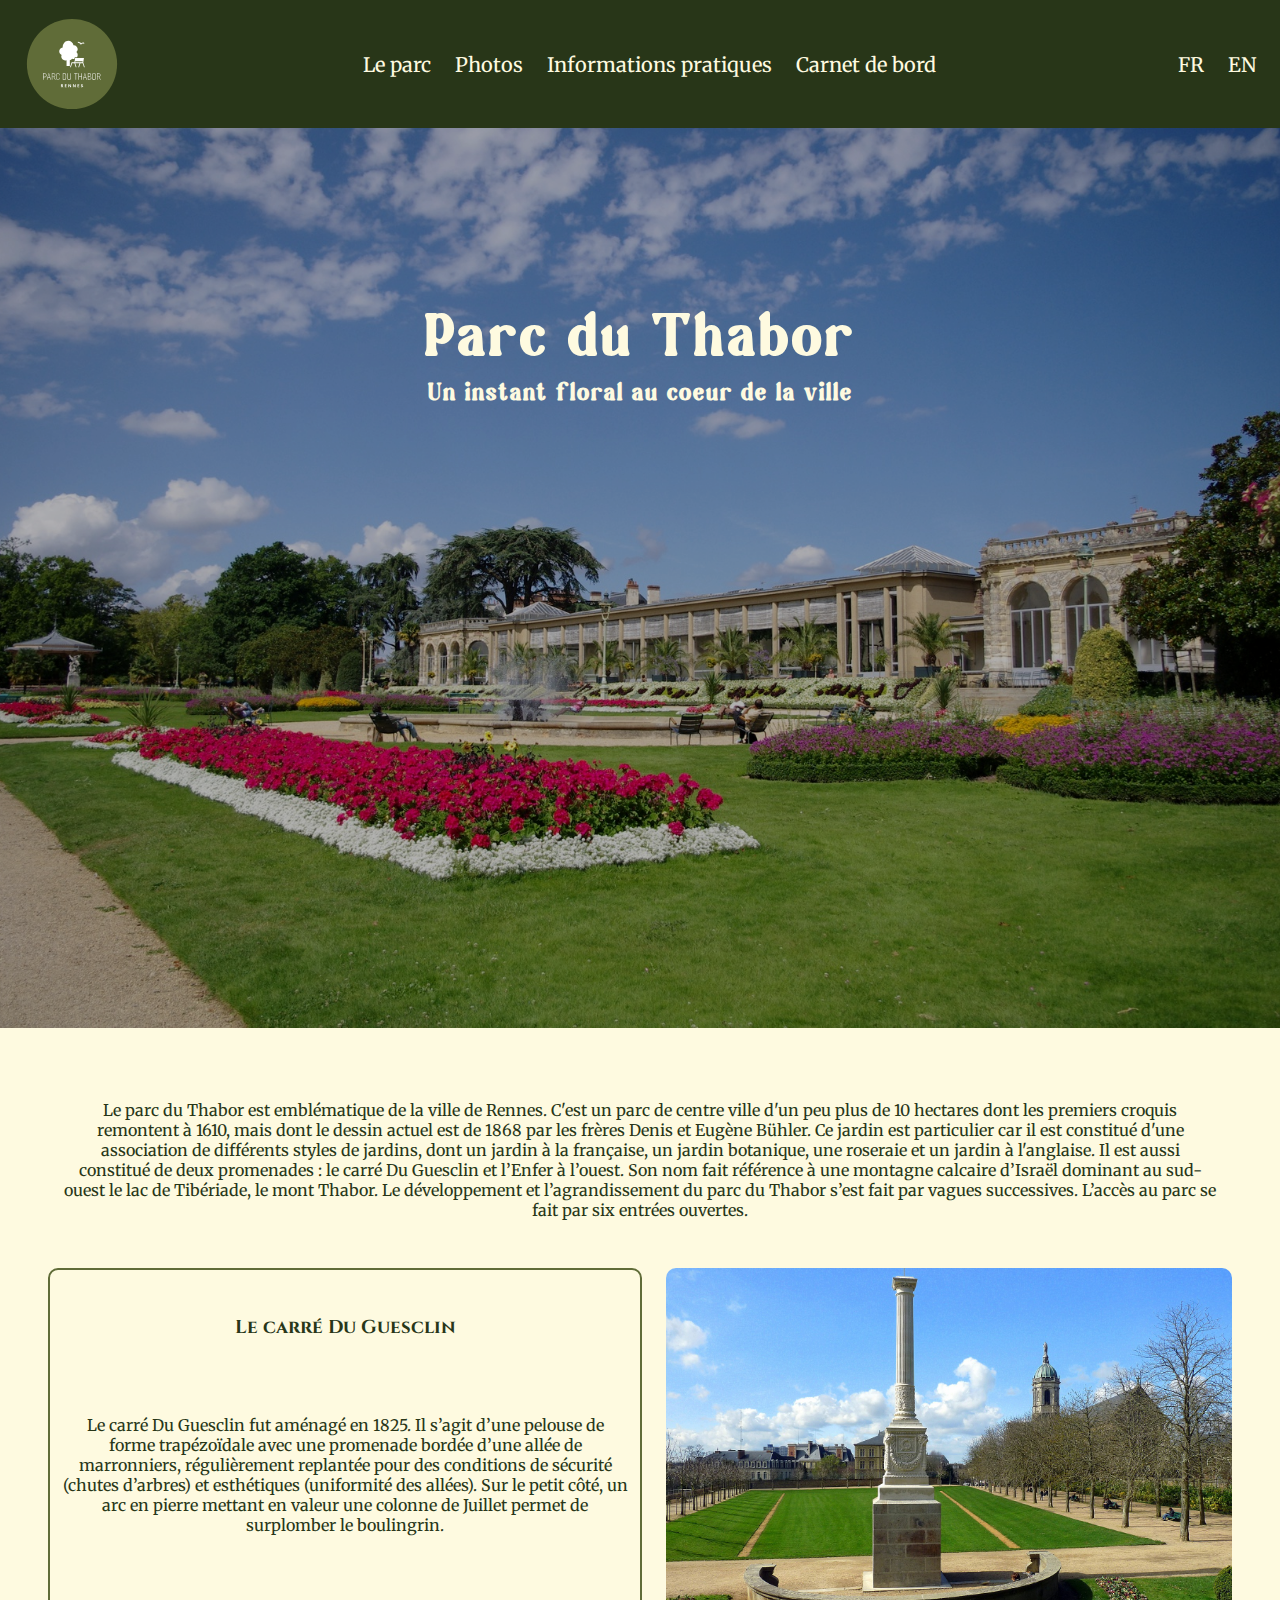
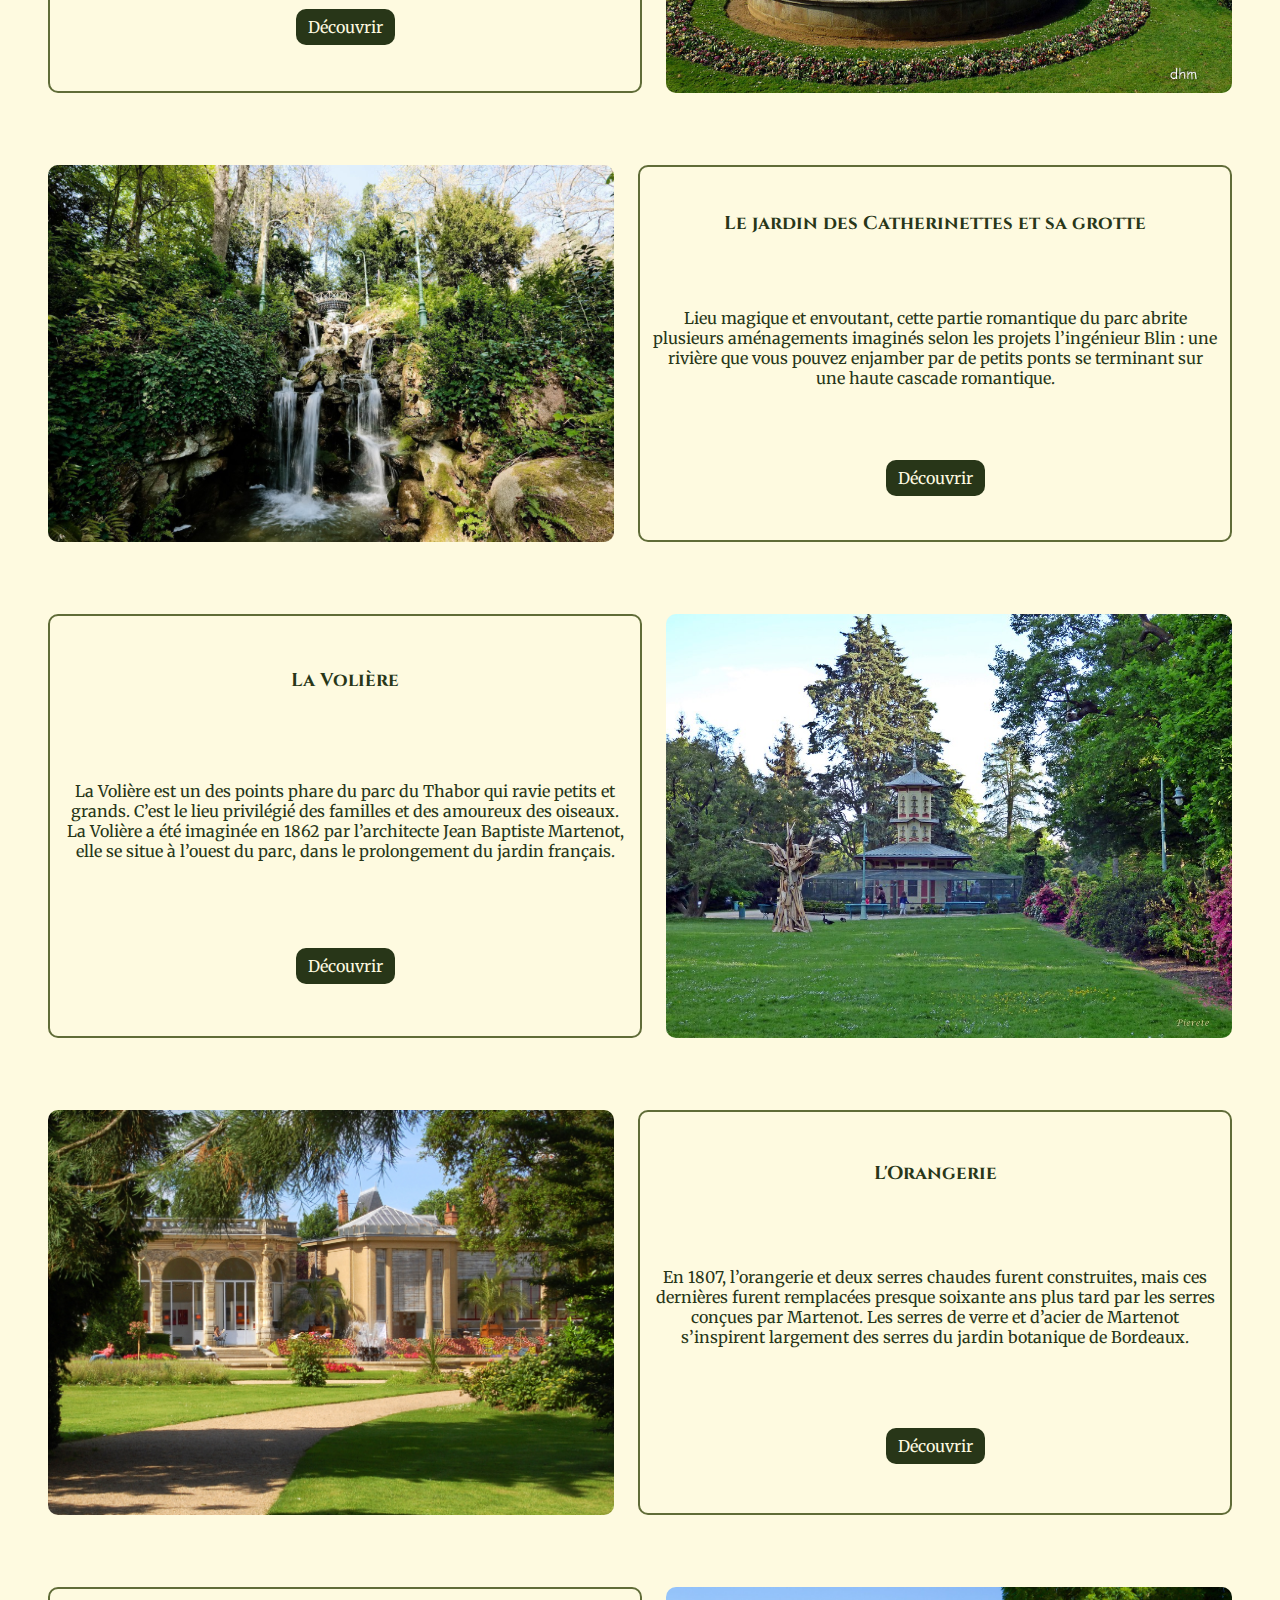
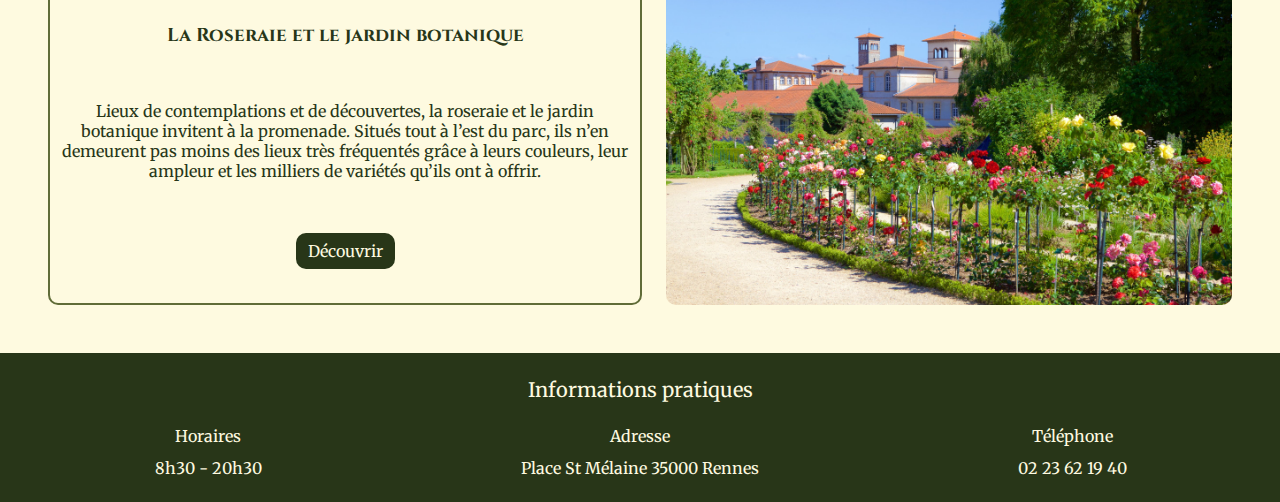
<file: index.html>
<!DOCTYPE html>
<html lang="fr">

<head>
    <meta charset="UTF-8">
    <meta http-equiv="X-UA-Compatible" content="IE=edge">
    <meta name="viewport" content="width=device-width, initial-scale=1.0">
    <title>Parc du Thabor</title>
    <link href="./images/favicon.ico" rel="icon" type="image/x-icon" />
    <link rel="preconnect" href="https://fonts.googleapis.com">
    <link rel="preconnect" href="https://fonts.gstatic.com" crossorigin>
    <link
        href="https://fonts.googleapis.com/css2?family=Cinzel:wght@700&family=Merriweather:ital,wght@0,300;0,400;0,700;1,300;1,400&display=swap"
        rel="stylesheet">
    <link rel="stylesheet" href="./styles/fonts.css">
    <link rel="stylesheet" href="./styles/variables.css">
    <link rel="stylesheet" href="./styles/reset.css">
    <link rel="stylesheet" href="./styles/globals.css">
    <link rel="stylesheet" href="./styles/styles.css">
</head>

<body>
    <header class="header">
        <nav class="header__nav">
            <a href="/" class="logo">
                <div class="logo__container">
                    <img src="./images/logo-parc.svg" alt="Logo du site" width="128" height="128" class="logo__image">
                </div>
            </a>
            <div class="links__page">
                <a href="#le-parc">Le parc</a>
                <a href="#photos">Photos</a>
                <a href="#informations-pratiques">Informations pratiques</a>
                <a href="/carnet-de-bord.html">Carnet de bord</a>
            </div>
            <div class="links__language">
                <a href="/index.html">FR</a>
                <a href="/en.html">EN</a>
            </div>
        </nav>
    </header>

    <main>
        <div class="banner">
            <img src="./images/orangerie.jpeg" alt="Orangerie du parc" class="banner__image">
            <div class="banner__overlay" aria-hidden="true"></div>
            <div class="banner__title-container">
                <h1 class="banner__title">Parc du Thabor</h1>
                <h2 class="banner__subtitle">Un instant floral au coeur de la ville</h2>
            </div>
        </div>
        <div class="places">
            <p class="places__introduction" id="le-parc">
                Le parc du Thabor est emblématique de la ville de Rennes.

                C'est un parc de centre ville d'un peu plus de 10 hectares dont les premiers croquis remontent à
                1610, mais dont le dessin actuel est de 1868 par les frères Denis et Eugène Bühler. Ce jardin est
                particulier car il est constitué d'une association de différents styles de jardins, dont un jardin à
                la française, un jardin botanique, une roseraie et un jardin à l'anglaise.

                Il est aussi constitué de deux promenades : le carré Du Guesclin et l’Enfer à l’ouest.

                Son nom fait référence à une montagne calcaire d’Israël dominant au sud-ouest le lac de Tibériade,
                le mont Thabor.

                Le développement et l’agrandissement du parc du Thabor s’est fait par vagues successives.

                L’accès au parc se fait par six entrées ouvertes.
            </p>
            <div class="places__content" id="photos">
                <div class="places__item">
                    <div class="place">
                        <div class="place__text">
                            <h3 class="place__title">Le carré Du Guesclin</h3>
                            <p class="place__paragraph">
                                Le carré Du Guesclin fut aménagé en 1825.

                                Il s’agit d’une pelouse de forme trapézoïdale avec une promenade bordée d’une allée
                                de
                                marronniers,
                                régulièrement replantée pour des conditions de sécurité (chutes d’arbres) et
                                esthétiques
                                (uniformité des
                                allées).

                                Sur le petit côté, un arc en pierre mettant en valeur une colonne de Juillet permet
                                de surplomber le boulingrin.
                            </p>
                            <a href="/decouvrir/carre-duguesclin.html" class="place__link">Découvrir</a>
                        </div>
                        <div class="place__photo">
                            <div class="place__photo-container">
                                <img src="./images/pelouse.jpeg" alt="Photo du carré Duguesclin">
                            </div>
                        </div>
                    </div>

                    <div class="place">
                        <div class="place__text">
                            <h3 class="place__title">Le jardin des Catherinettes et sa grotte</h3>
                            <p class="place__paragraph">
                                Lieu magique et envoutant, cette partie romantique du parc abrite plusieurs
                                aménagements imaginés selon les projets l’ingénieur Blin : une rivière que vous
                                pouvez enjamber par de petits ponts se terminant sur une haute cascade romantique.
                            </p>
                            <a href="/decouvrir/jardin-catherinettes-et-grotte.html" class="place__link">Découvrir</a>
                        </div>

                        <div class="place__photo">
                            <div class="place__photo-container">
                                <img src="./images/cascade.jpeg" alt="Photo de la cascade">
                            </div>
                        </div>
                    </div>

                    <div class="place">
                        <div class="place__text">
                            <h3 class="place__title">La Volière</h3>
                            <p class="place__paragraph">
                                La Volière est un des points phare du parc du Thabor qui ravie petits et grands.
                                C’est le lieu privilégié des familles et des amoureux des oiseaux. La Volière a été
                                imaginée en 1862 par l’architecte Jean Baptiste Martenot, elle se situe à l’ouest du
                                parc, dans le prolongement du jardin français.
                            </p>
                            <a href="/decouvrir/voliere.html" class="place__link">Découvrir</a>
                        </div>

                        <div class="place__photo">
                            <div class="place__photo-container">
                                <img src="./images/voliere.jpeg" alt="Photo de la Volière">
                            </div>
                        </div>

                    </div>

                    <div class="place">
                        <div class="place__text">
                            <h3 class="place__title">L'Orangerie</h3>
                            <p class="place__paragraph">
                                En 1807, l’orangerie et deux serres chaudes furent construites, mais ces dernières
                                furent remplacées presque soixante ans plus tard par les serres conçues par
                                Martenot. Les serres de verre et d’acier de Martenot s’inspirent largement des
                                serres du jardin botanique de Bordeaux.
                            </p>
                            <a href="/decouvrir/orangerie.html" class="place__link">Découvrir</a>
                        </div>

                        <div class="place__photo">
                            <div class="place__photo-container">
                                <img src="./images/orangerie-focus.jpeg" alt="Photo de l'Orangerie">
                            </div>
                        </div>
                    </div>

                    <div class="place">
                        <div class="place__text">
                            <h3 class="place__title">La Roseraie et le jardin botanique</h3>
                            <p class="place__paragraph">
                                Lieux de contemplations et de découvertes, la roseraie et le jardin botanique
                                invitent à la promenade. Situés tout à l’est du parc, ils n’en demeurent pas moins
                                des lieux très fréquentés grâce à leurs couleurs, leur ampleur et les milliers de
                                variétés qu’ils ont à offrir.
                            </p>
                            <a href="/decouvrir/roseraie-et-jardin-botanique.html" class="place__link">Découvrir</a>
                        </div>

                        <div class="place__photo">
                            <div class="place__photo-container">
                                <img src="./images/fleurs.jpeg" alt="Photo de la Roseraie">
                            </div>
                        </div>
                    </div>
                </div>
            </div>
        </div>
    </main>

    <footer class="footer">
        <span class="footer__title" id="informations-pratiques">Informations pratiques</span>
        <nav class="footer__information">
            <div class="information">
                <span class="information__title">Horaires</span>
                <span>8h30 - 20h30</span>
            </div>
            <div class="information">
                <span class="information__title">Adresse</span>
                <span>Place St Mélaine 35000 Rennes</span>
            </div>
            <div class="information">
                <span class="information__title">Téléphone</span>
                <span>02 23 62 19 40</span>
            </div>
        </nav>
    </footer>
</body>

</html>
</file>
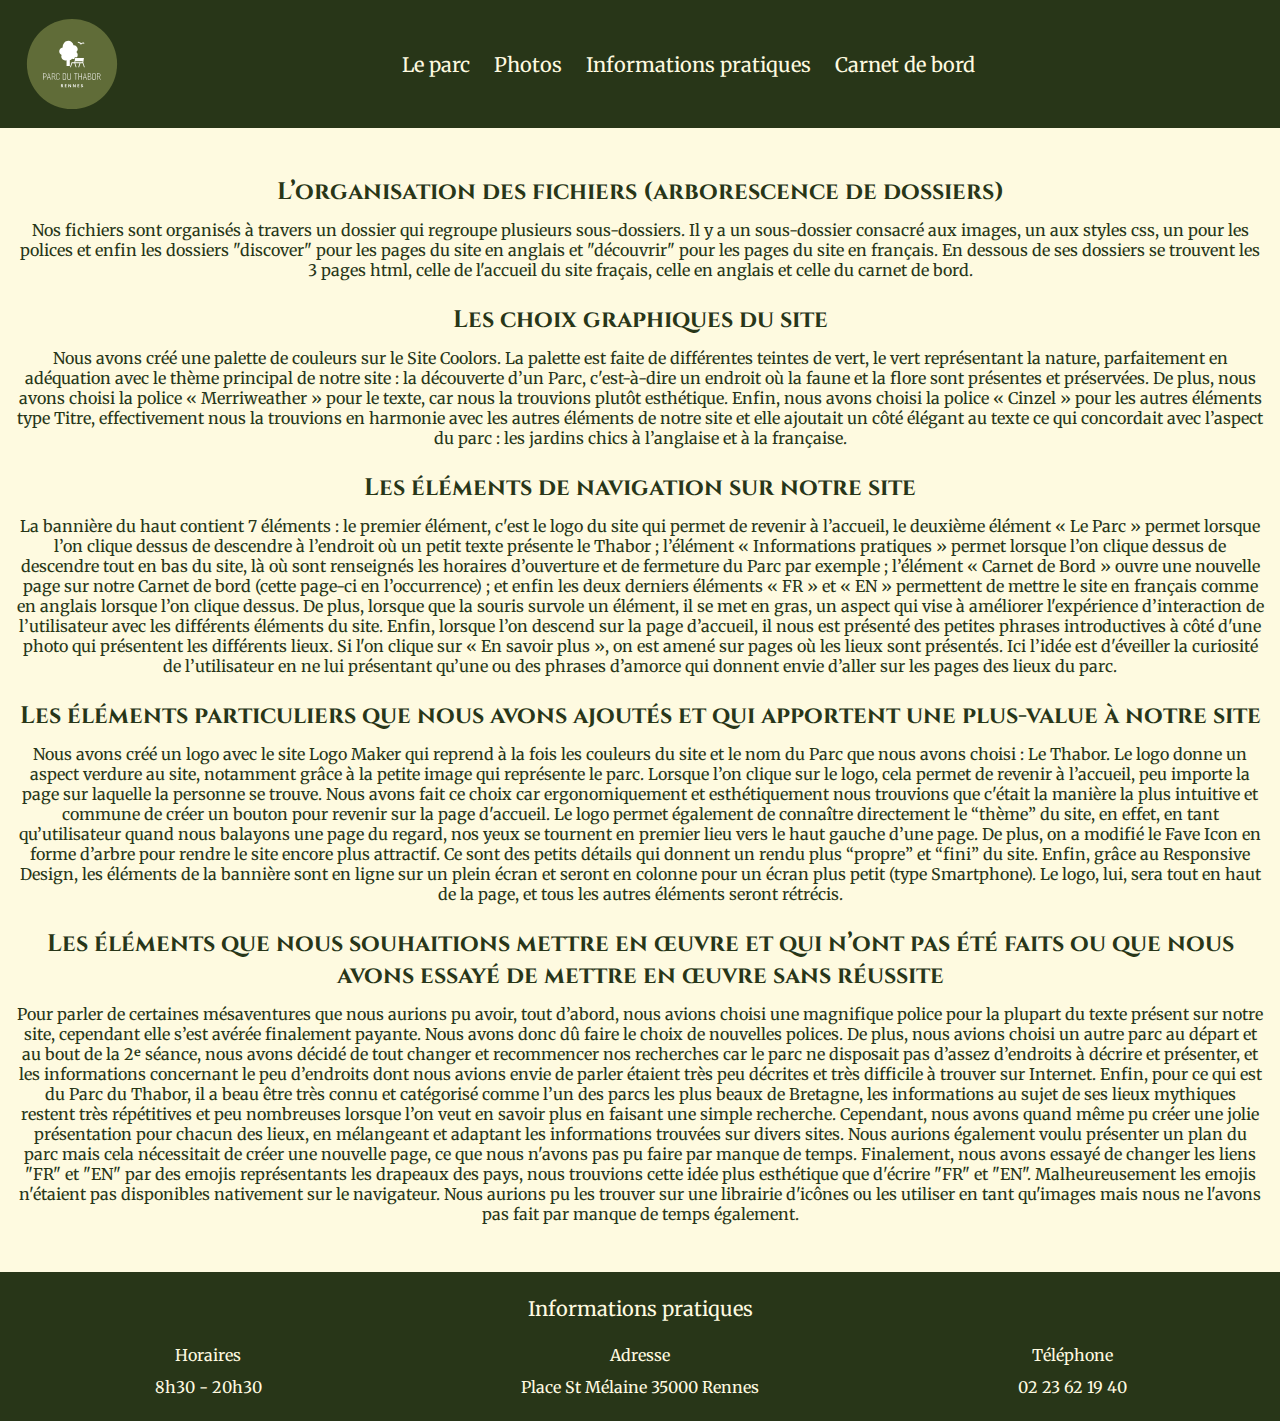
<file: carnet-de-bord.html>
<!DOCTYPE html>
<html lang="fr">

<head>
    <meta charset="UTF-8">
    <meta http-equiv="X-UA-Compatible" content="IE=edge">
    <meta name="viewport" content="width=device-width, initial-scale=1.0">
    <title>Parc du Thabor</title>
    <link href="./images/favicon.ico" rel="icon" type="image/x-icon" />
    <link rel="preconnect" href="https://fonts.googleapis.com">
    <link rel="preconnect" href="https://fonts.gstatic.com" crossorigin>
    <link
        href="https://fonts.googleapis.com/css2?family=Cinzel:wght@700&family=Merriweather:ital,wght@0,300;0,400;0,700;1,300;1,400&display=swap"
        rel="stylesheet">
    <link rel="stylesheet" href="./styles/fonts.css">
    <link rel="stylesheet" href="./styles/variables.css">
    <link rel="stylesheet" href="./styles/reset.css">
    <link rel="stylesheet" href="./styles/globals.css">
    <link rel="stylesheet" href="./styles/styles.css">
</head>

<body>
    <header class="header">
        <nav class="header__nav">
            <a href="/index.html" class="logo">
                <div class="logo__container">
                    <img src="./images/logo-parc.svg" alt="Logo du site" width="128" height="128" class="logo__image">
                </div>
            </a>
            <div class="links__page">
                <a href="./index.html#le-parc">Le parc</a>
                <a href="./index.html#photos">Photos</a>
                <a href="./index.html#informations-pratiques">Informations pratiques</a>
                <a href="./carnet-de-bord.html">Carnet de bord</a>
            </div>
        </nav>
    </header>

    <main class="content">
        <ul class="list">
            <li class="list-item">
                <h2 class="subtitle">L’organisation des fichiers (arborescence de dossiers)</h2>
                <p class="paragraph">Nos fichiers sont organisés à travers un dossier qui regroupe plusieurs
                    sous-dossiers. Il y a un sous-dossier consacré aux images, un aux styles css, un pour les polices et
                    enfin les dossiers "discover" pour les pages du site en anglais et "découvrir" pour les pages du
                    site en français. En dessous de ses dossiers se trouvent les 3 pages html, celle de l'accueil du
                    site fraçais, celle en anglais et celle du carnet de bord.</p>
            </li>
            <li class="list-item">
                <h2 class="subtitle">Les choix graphiques du site</h2>
                <p class="paragraph">Nous avons créé une palette de couleurs sur le Site Coolors.
                    La palette est faite de différentes teintes de vert, le vert représentant la nature, parfaitement en
                    adéquation avec le thème principal de notre site : la découverte d’un Parc, c'est-à-dire un endroit
                    où la faune et la flore sont présentes et préservées.

                    De plus, nous avons choisi la police « Merriweather » pour le texte, car nous la trouvions plutôt
                    esthétique.
                    Enfin, nous avons choisi la police « Cinzel » pour les autres éléments type Titre, effectivement
                    nous la trouvions en harmonie avec les autres éléments de notre site et elle ajoutait un côté
                    élégant au texte ce qui concordait avec l’aspect du parc : les jardins chics à l’anglaise et à la
                    française.
                </p>
            </li>
            <li class="list-item">
                <h2 class="subtitle">Les éléments de navigation sur notre site</h2>
                <p class="paragraph">La bannière du haut contient 7 éléments : le premier élément, c'est le logo du site
                    qui permet de
                    revenir à l’accueil, le deuxième élément « Le Parc » permet lorsque l’on clique dessus de descendre
                    à l’endroit où un petit texte présente le Thabor ; l’élément « Informations pratiques » permet
                    lorsque l’on clique dessus de descendre tout en bas du site, là où sont renseignés les horaires
                    d’ouverture et de fermeture du Parc par exemple ; l’élément « Carnet de Bord » ouvre une nouvelle
                    page sur notre Carnet de bord (cette page-ci en l’occurrence) ; et enfin les deux derniers éléments
                    « FR » et « EN » permettent de mettre le site en français comme en anglais lorsque l’on clique
                    dessus.

                    De plus, lorsque que la souris survole un élément, il se met en gras, un aspect qui vise à améliorer
                    l'expérience d’interaction de l’utilisateur avec les différents éléments du site.

                    Enfin, lorsque l’on descend sur la page d’accueil, il nous est présenté des petites phrases
                    introductives à côté d'une photo
                    qui présentent les différents lieux. Si l'on clique sur « En savoir plus », on est amené sur
                    pages où les lieux sont présentés. Ici l’idée est d'éveiller la curiosité de
                    l’utilisateur en ne lui présentant qu’une ou des phrases d’amorce qui donnent envie d’aller sur les
                    pages des lieux du parc.
                </p>
            </li>
            <li class="list-item">
                <h2 class="subtitle">Les éléments particuliers que nous avons ajoutés et qui apportent une plus-value à
                    notre site</h2>
                <p class="paragraph">Nous avons créé un logo avec le site Logo Maker qui reprend à la fois les couleurs
                    du site et le nom
                    du Parc que nous avons choisi : Le Thabor.
                    Le logo donne un aspect verdure au site, notamment grâce à la petite image qui représente le parc.
                    Lorsque l’on clique sur le logo, cela permet de revenir à l’accueil, peu importe la page sur
                    laquelle la personne se trouve. Nous avons fait ce choix car ergonomiquement et esthétiquement nous
                    trouvions que c'était la manière la plus intuitive et commune de créer un bouton pour revenir sur la
                    page d'accueil.
                    Le logo permet également de connaître directement le “thème” du site, en effet, en tant
                    qu’utilisateur quand nous balayons une page du regard, nos yeux se tournent en premier lieu vers le
                    haut gauche d’une page.

                    De plus, on a modifié le Fave Icon en forme d’arbre pour rendre le site encore plus attractif. Ce
                    sont des petits détails qui donnent un rendu plus “propre” et “fini” du site.

                    Enfin, grâce au Responsive Design, les éléments de la bannière sont en ligne sur un plein écran et
                    seront en colonne pour un écran plus petit (type Smartphone). Le logo, lui, sera tout en haut de la
                    page, et tous les autres éléments seront rétrécis.
                </p>
            </li>
            <li class="list-item">
                <h2 class="subtitle">Les éléments que nous souhaitions mettre en œuvre et qui n’ont pas été faits ou que
                    nous avons
                    essayé de mettre en œuvre sans réussite</h2>
                <p class="paragraph">Pour parler de certaines mésaventures que nous aurions pu avoir, tout d’abord, nous
                    avions choisi une
                    magnifique police pour la plupart du texte présent sur notre site, cependant elle s’est avérée
                    finalement payante. Nous avons donc dû faire le choix de nouvelles polices.

                    De plus, nous avions choisi un autre parc au départ et au bout de la 2ᵉ séance, nous avons décidé
                    de tout changer et recommencer nos recherches car le parc ne disposait pas d’assez d’endroits à
                    décrire et présenter, et les informations concernant le peu d’endroits dont nous avions envie de
                    parler étaient très peu décrites et très difficile à trouver sur Internet.
                    Enfin, pour ce qui est du Parc du Thabor, il a beau être très connu et catégorisé comme l’un des
                    parcs les plus beaux de Bretagne, les informations au sujet de ses lieux mythiques restent très
                    répétitives et peu nombreuses lorsque l’on veut en savoir plus en faisant une simple recherche.
                    Cependant, nous avons quand même pu créer une jolie présentation pour chacun des lieux, en
                    mélangeant et adaptant les informations trouvées sur divers sites.

                    Nous aurions également voulu présenter un plan du parc mais cela nécessitait de créer une nouvelle
                    page, ce que nous n'avons pas pu faire par manque de temps.

                    Finalement, nous avons essayé de changer les liens "FR" et "EN" par des emojis représentants les
                    drapeaux des pays, nous trouvions cette idée plus esthétique que d'écrire "FR" et "EN".
                    Malheureusement les emojis n'étaient pas disponibles nativement sur le navigateur. Nous aurions pu
                    les trouver sur une librairie d'icônes ou les utiliser en tant qu'images mais nous ne l'avons pas
                    fait par manque de temps également.
                </p>
            </li>
        </ul>
    </main>

    <footer class="footer">
        <span class="footer__title" id="informations-pratiques">Informations pratiques</span>
        <nav class="footer__information">
            <div class="information">
                <span class="information__title">Horaires</span>
                <span>8h30 - 20h30</span>
            </div>
            <div class="information">
                <span class="information__title">Adresse</span>
                <span>Place St Mélaine 35000 Rennes</span>
            </div>
            <div class="information">
                <span class="information__title">Téléphone</span>
                <span>02 23 62 19 40</span>
            </div>
        </nav>
    </footer>
</body>

</html>

<style>
    .content {
        padding: var(--spacing-xl) var(--spacing-m);
    }

    .list {
        text-align: center;
        list-style-type: none;
    }

    .list-item:not(:first-child) {
        margin-top: var(--spacing-l);
    }

    .paragraph {
        margin-top: var(--spacing-s);
    }
</style>
</file>
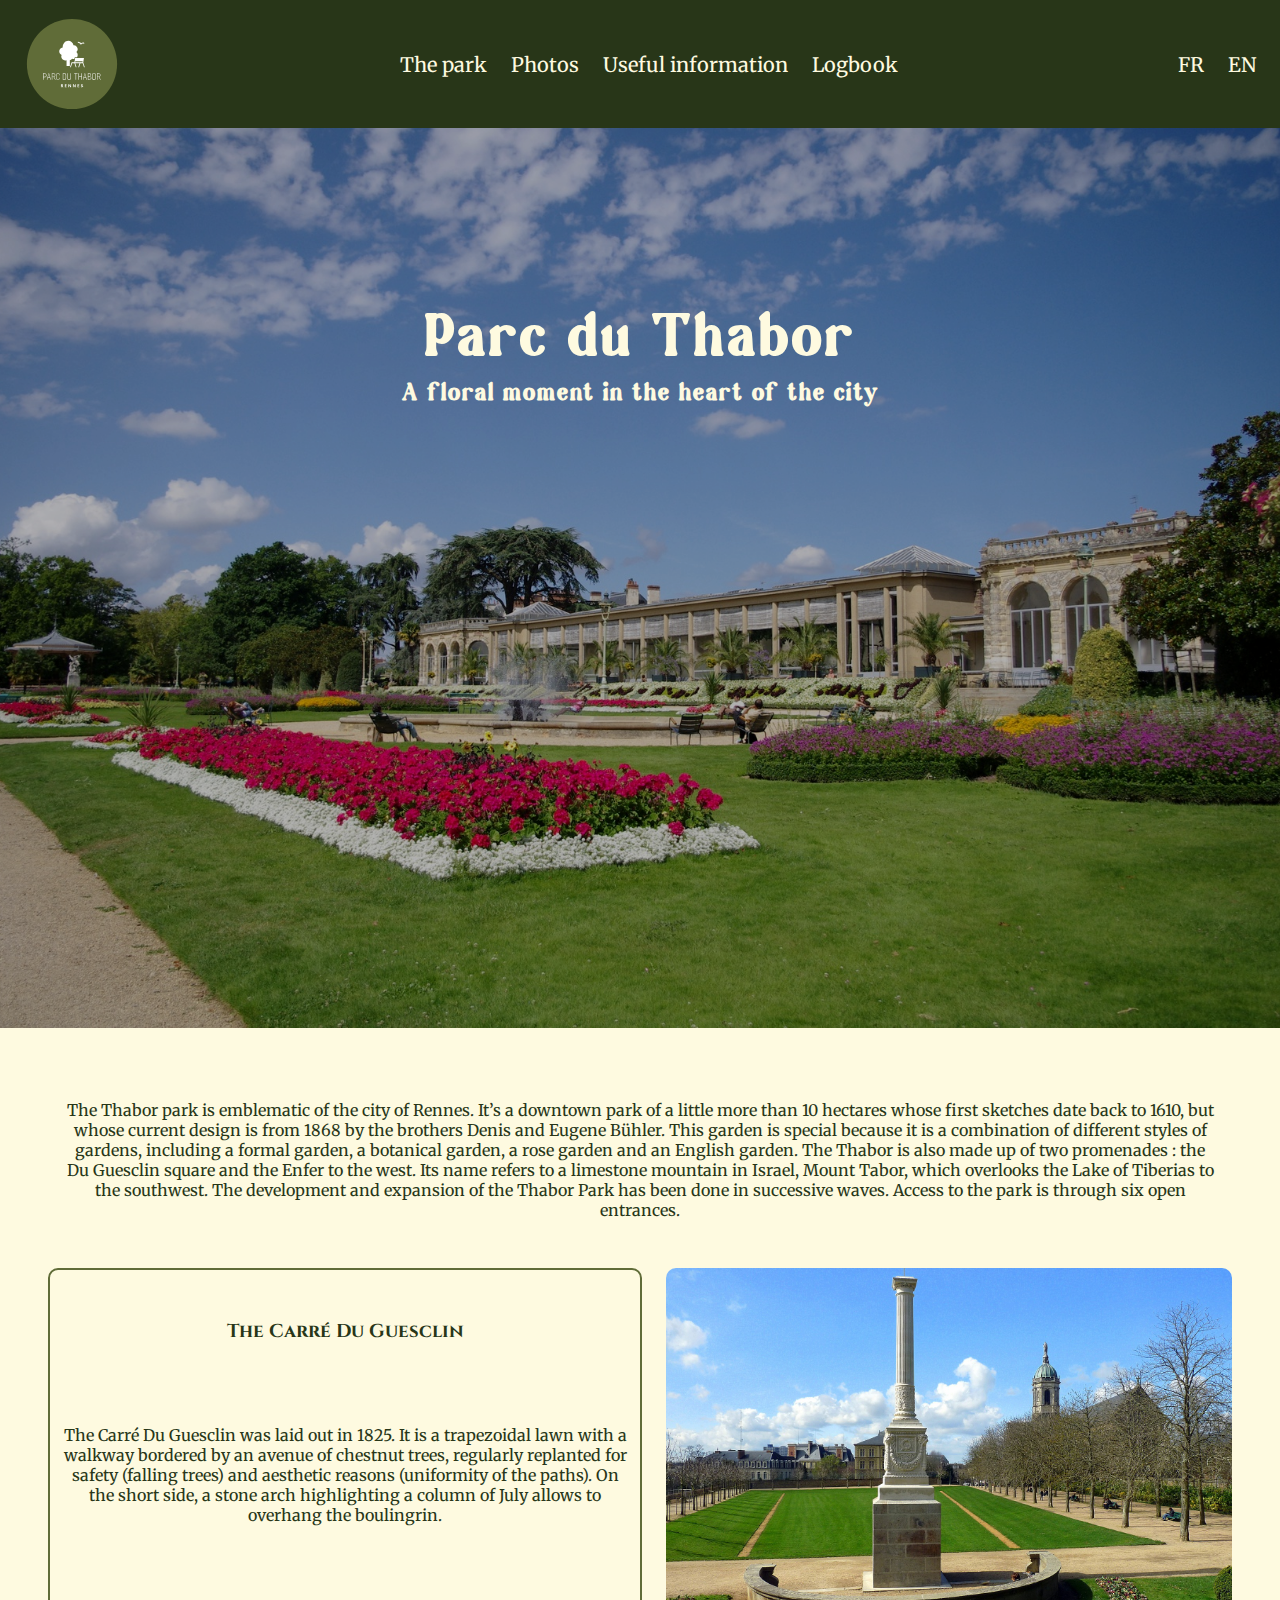
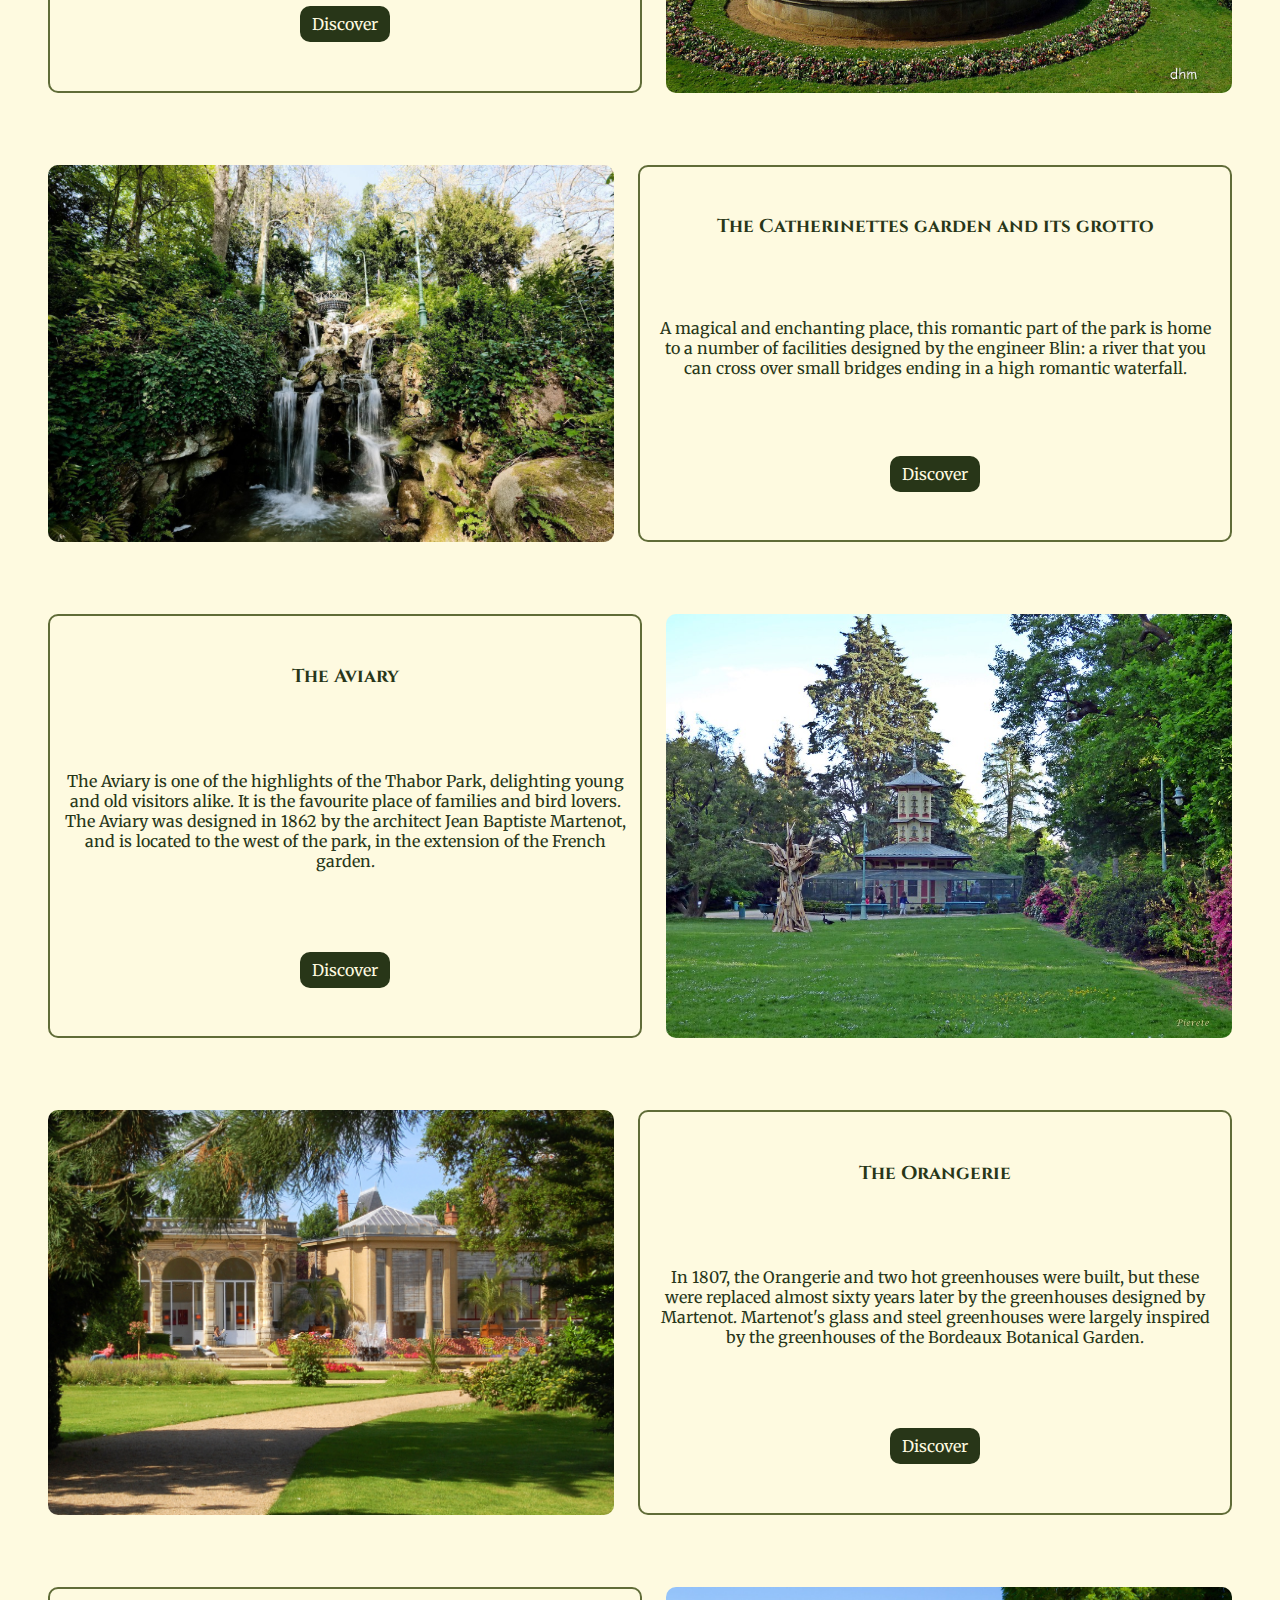
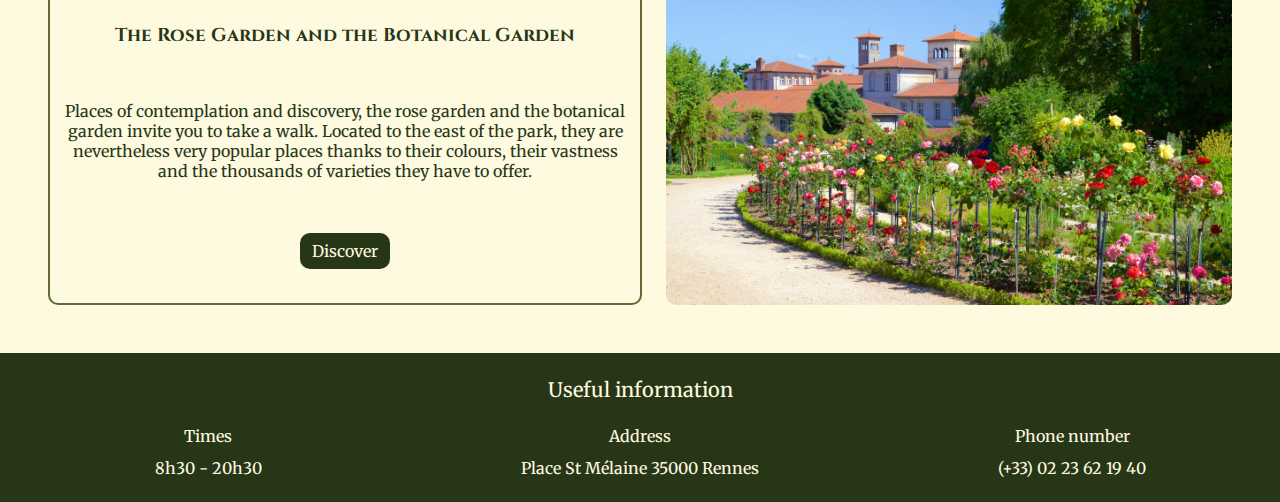
<file: en.html>
<!DOCTYPE html>
<html lang="fr">

<head>
    <meta charset="UTF-8">
    <meta http-equiv="X-UA-Compatible" content="IE=edge">
    <meta name="viewport" content="width=device-width, initial-scale=1.0">
    <title>Parc du Thabor</title>
    <link href="./images/favicon.ico" rel="icon" type="image/x-icon" />
    <link rel="preconnect" href="https://fonts.googleapis.com">
    <link rel="preconnect" href="https://fonts.gstatic.com" crossorigin>
    <link
        href="https://fonts.googleapis.com/css2?family=Cinzel:wght@700&family=Merriweather:ital,wght@0,300;0,400;0,700;1,300;1,400&display=swap"
        rel="stylesheet">
    <link rel="stylesheet" href="./styles/fonts.css">
    <link rel="stylesheet" href="./styles/variables.css">
    <link rel="stylesheet" href="./styles/reset.css">
    <link rel="stylesheet" href="./styles/globals.css">
    <link rel="stylesheet" href="./styles/styles.css">
</head>

<body>
    <header class="header">
        <nav class="header__nav">
            <a href="/en.html" class="logo">
                <div class="logo__container">
                    <img src="./images/logo-parc.svg" alt="Site's logo" width="128" height="128" class="logo__image">
                </div>
            </a>
            <div class="links__page">
                <a href="#le-parc">The park</a>
                <a href="#photos">Photos</a>
                <a href="#informations-pratiques">Useful information</a>
                <a href="./carnet-de-bord.html">Logbook</a>
            </div>
            <div class="links__language">
                <a href="/index.html">FR</a>
                <a href="/en.html">EN</a>
            </div>
        </nav>
    </header>

    <main>
        <div class="banner">
            <img src="./images/orangerie.jpeg" alt="The Orangerie" class="banner__image">
            <div class="banner__overlay" aria-hidden="true"></div>
            <div class="banner__title-container">
                <h1 class="banner__title">Parc du Thabor</h1>
                <h2 class="banner__subtitle">A floral moment in the heart of the city</h2>
            </div>
        </div>
        <div class="places">
            <p class="places__introduction" id="le-parc">
                The Thabor park is emblematic of the city of Rennes.

                It’s a downtown park of a little more than 10 hectares whose first sketches date back to 1610, but
                whose current design is from 1868 by the brothers Denis and Eugene Bühler. This garden is special
                because it is a combination of different styles of gardens, including a formal garden, a botanical
                garden, a rose garden and an English garden.

                The Thabor is also made up of two promenades : the Du Guesclin square and the Enfer to the west.

                Its name refers to a limestone mountain in Israel, Mount Tabor, which overlooks the Lake of Tiberias
                to the southwest.

                The development and expansion of the Thabor Park has been done in successive waves.

                Access to the park is through six open entrances.
            </p>
            <div class="places__content" id="photos">
                <div class="places__item">
                    <div class="place">
                        <div class="place__text">
                            <h3 class="place__title">The Carré Du Guesclin</h3>
                            <p class="place__paragraph">
                                The Carré Du Guesclin was laid out in 1825.

                                It is a trapezoidal lawn with a walkway bordered by an avenue of chestnut trees,
                                regularly replanted for safety (falling trees) and aesthetic reasons (uniformity of
                                the paths).

                                On the short side, a stone arch highlighting a column of July allows to overhang the
                                boulingrin.
                            </p>
                            <a href="./discover/carre-duguesclin-en.html" class="place__link">Discover</a>
                        </div>
                        <div class="place__photo">
                            <div class="place__photo-container">
                                <img src="./images/pelouse.jpeg" alt="Photo of the Carré Duguesclin">
                            </div>
                        </div>
                    </div>

                    <div class="place">
                        <div class="place__text">
                            <h3 class="place__title">The Catherinettes garden and its grotto</h3>
                            <p class="place__paragraph">
                                A magical and enchanting place, this romantic part of the park is home to a number
                                of facilities designed by the engineer Blin: a river that you can cross over small
                                bridges ending in a high romantic waterfall.
                            </p>
                            <a href="./discover/catherinettes-garden.html" class="place__link">Discover</a>
                        </div>

                        <div class="place__photo">
                            <div class="place__photo-container">
                                <img src="./images/cascade.jpeg" alt="Photo of the waterfall">
                            </div>
                        </div>
                    </div>

                    <div class="place">
                        <div class="place__text">
                            <h3 class="place__title">The Aviary</h3>
                            <p class="place__paragraph">
                                The Aviary is one of the highlights of the Thabor Park, delighting young and old
                                visitors alike. It is the favourite place of families and bird lovers. The Aviary
                                was designed in 1862 by the architect Jean Baptiste Martenot, and is located to the
                                west of the park, in the extension of the French garden.
                            </p>
                            <a href="./discover/aviary.html" class="place__link">Discover</a>
                        </div>

                        <div class="place__photo">
                            <div class="place__photo-container">
                                <img src="./images/voliere.jpeg" alt="Photo of the Aviary">
                            </div>
                        </div>

                    </div>

                    <div class="place">
                        <div class="place__text">
                            <h3 class="place__title">The Orangerie</h3>
                            <p class="place__paragraph">
                                In 1807, the Orangerie and two hot greenhouses were built, but these were replaced
                                almost sixty years later by the greenhouses designed by Martenot. Martenot's glass
                                and steel greenhouses were largely inspired by the greenhouses of the Bordeaux
                                Botanical Garden.
                            </p>
                            <a href="./discover/catherinettes-garden.html" class="place__link">Discover</a>
                        </div>

                        <div class="place__photo">
                            <div class="place__photo-container">
                                <img src="./images/orangerie-focus.jpeg" alt="Photo of the Orangerie">
                            </div>
                        </div>
                    </div>

                    <div class="place">
                        <div class="place__text">
                            <h3 class="place__title">The Rose Garden and the Botanical Garden</h3>
                            <p class="place__paragraph">
                                Places of contemplation and discovery, the rose garden and the botanical garden
                                invite you to take a walk. Located to the east of the park, they are nevertheless
                                very popular places thanks to their colours, their vastness and the thousands of
                                varieties they have to offer.
                            </p>
                            <a href="./discover/rose-garden-and-botanical-garden.html" class="place__link">Discover</a>
                        </div>

                        <div class="place__photo">
                            <div class="place__photo-container">
                                <img src="./images/fleurs.jpeg" alt="Photo of the Rose Garden">
                            </div>
                        </div>
                    </div>
                </div>
            </div>
        </div>
    </main>

    <footer class="footer">
        <span class="footer__title" id="informations-pratiques">Useful information</span>
        <nav class="footer__information">
            <div class="information">
                <span class="information__title">Times</span>
                <span>8h30 - 20h30</span>
            </div>
            <div class="information">
                <span class="information__title">Address</span>
                <span>Place St Mélaine 35000 Rennes</span>
            </div>
            <div class="information">
                <span class="information__title">Phone number</span>
                <span>(+33) 02 23 62 19 40</span>
            </div>
        </nav>
    </footer>
</body>

</html>
</file>
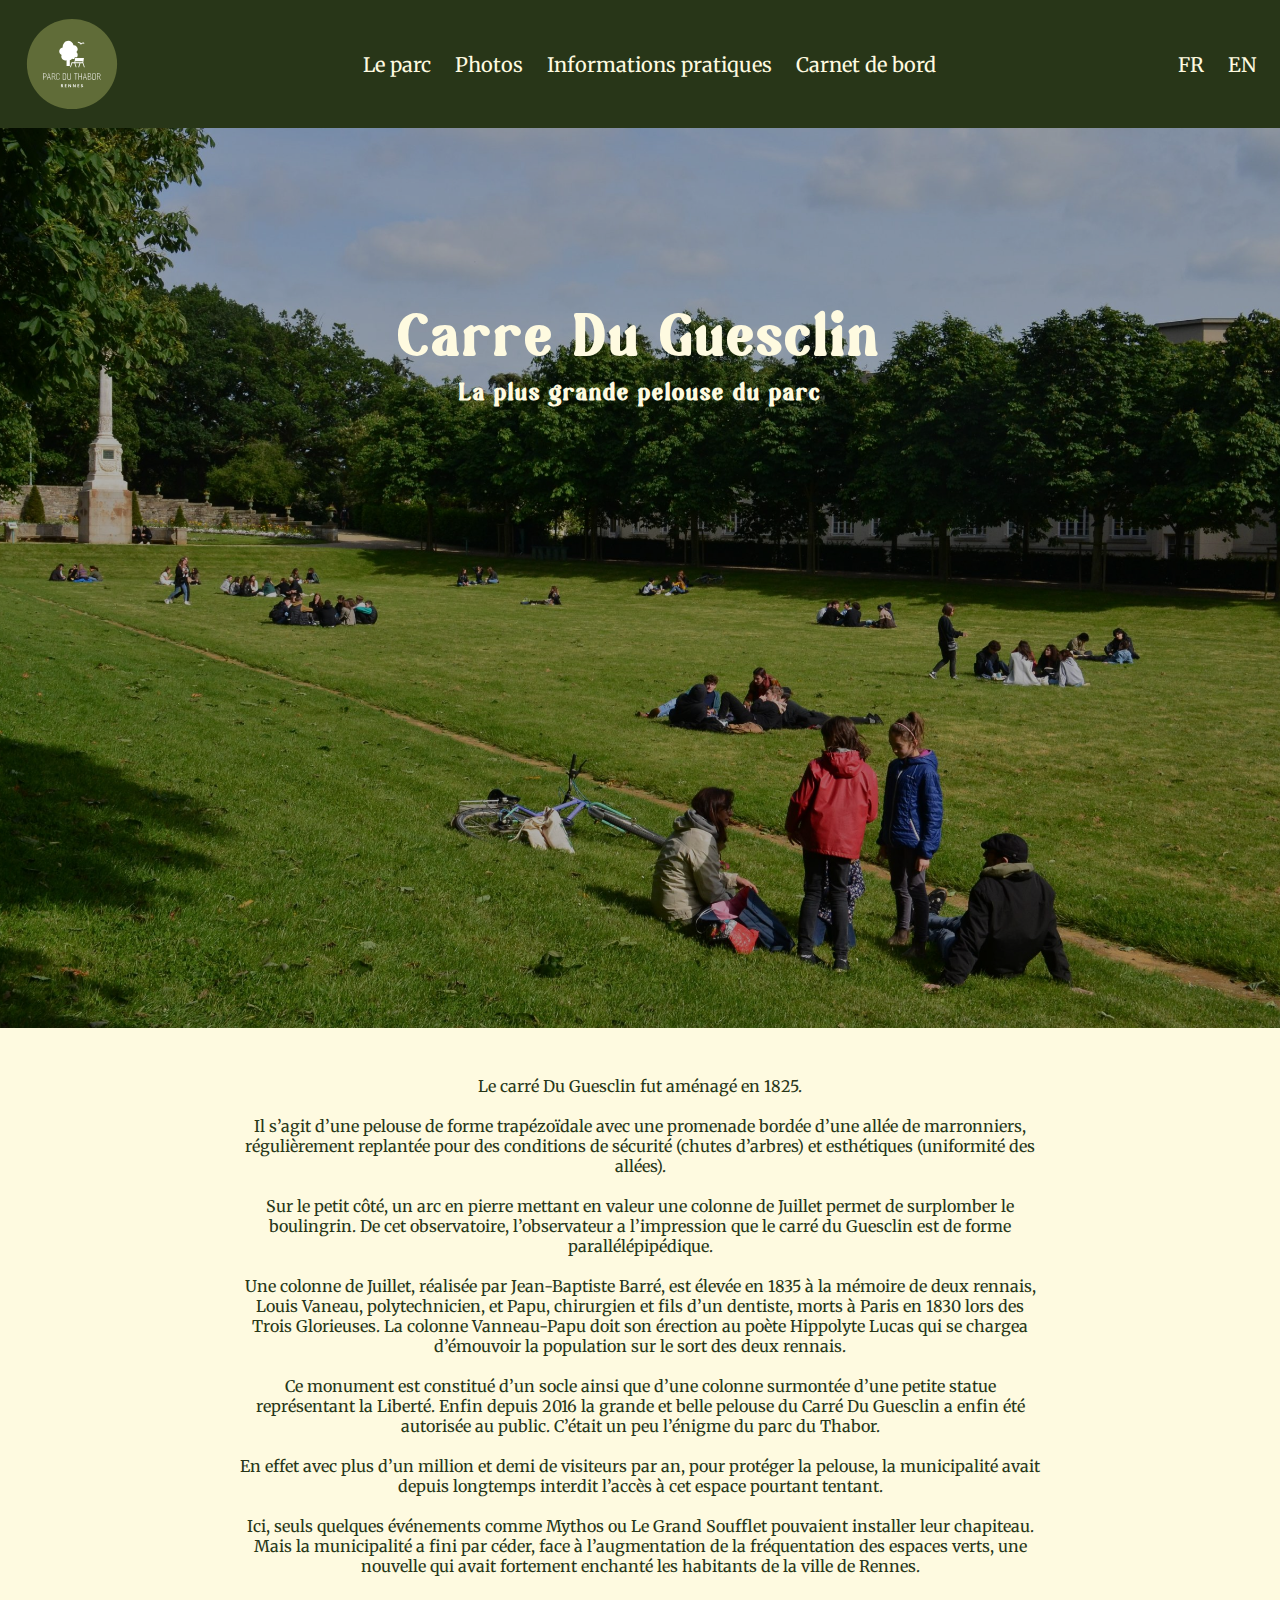
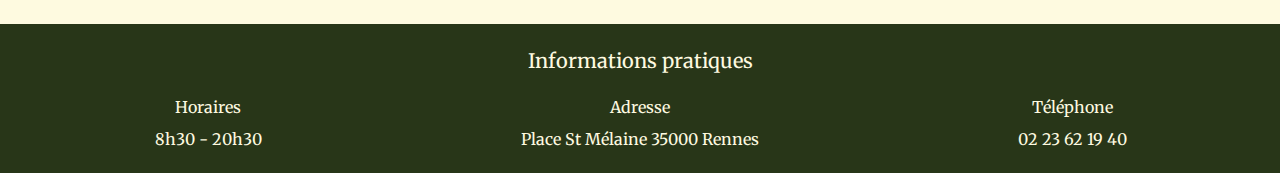
<file: decouvrir/carre-duguesclin.html>
<!DOCTYPE html>
<html lang="fr">

<head>
    <meta charset="UTF-8">
    <meta http-equiv="X-UA-Compatible" content="IE=edge">
    <meta name="viewport" content="width=device-width, initial-scale=1.0">
    <title>Parc du Thabor</title>
    <link href="./images/favicon.ico" rel="icon" type="image/x-icon" />
    <link rel="preconnect" href="https://fonts.googleapis.com">
    <link rel="preconnect" href="https://fonts.gstatic.com" crossorigin>
    <link
        href="https://fonts.googleapis.com/css2?family=Cinzel:wght@700&family=Merriweather:ital,wght@0,300;0,400;0,700;1,300;1,400&display=swap"
        rel="stylesheet">
    <link rel="stylesheet" href="../styles/fonts.css">
    <link rel="stylesheet" href="../styles/variables.css">
    <link rel="stylesheet" href="../styles/reset.css">
    <link rel="stylesheet" href="../styles/globals.css">
    <link rel="stylesheet" href="../styles/styles.css">
</head>

<body>
    <header class="header">
        <nav class="header__nav">
            <a href="../index.html" class="logo">
                <div class="logo__container">
                    <img src="../images/logo-parc.svg" alt="Logo du site" width="128" height="128" class="logo__image">
                </div>
            </a>
            <div class="links__page">
                <a href="../index.html#le-parc">Le parc</a>
                <a href="../index.html#photos">Photos</a>
                <a href="#informations-pratiques">Informations pratiques</a>
                <a href="../carnet-de-bord.html">Carnet de bord</a>
            </div>
            <div class="links__language">
                <a href="./carre-duguesclin.html">FR</a>
                <a href="../discover/carre-duguesclin-en.html">EN</a>
            </div>
        </nav>
    </header>

    <main>
        <div class="banner">
            <img src="../images/pelouse-gens.jpeg" alt="Carré du Guesclin" class="banner__image">
            <div class="banner__overlay" aria-hidden="true"></div>
            <div class="banner__title-container">
                <h1 class="banner__title">Carre Du Guesclin</h1>
                <h2 class="banner__subtitle">La plus grande pelouse du parc</h2>
            </div>
        </div>

        <div class="content">
            Le carré Du Guesclin fut aménagé en 1825.<br><br>

            Il s’agit d’une pelouse de forme trapézoïdale avec une promenade bordée d’une allée de marronniers,
            régulièrement replantée pour des conditions de sécurité (chutes d’arbres) et esthétiques (uniformité des
            allées).<br></br>

            Sur le petit côté, un arc en pierre mettant en valeur une colonne de Juillet permet de surplomber le
            boulingrin.
            De cet observatoire, l’observateur a l’impression que le carré du Guesclin est de forme
            parallélépipédique.<br></br>

            Une colonne de Juillet, réalisée par Jean-Baptiste Barré, est élevée en 1835 à la mémoire de deux rennais,
            Louis
            Vaneau, polytechnicien, et Papu, chirurgien et fils d’un dentiste, morts à Paris en 1830 lors des Trois
            Glorieuses. La colonne Vanneau-Papu doit son érection au poète Hippolyte Lucas qui se chargea d’émouvoir la
            population sur le sort des deux rennais.<br></br>

            Ce monument est constitué d’un socle ainsi que d’une colonne surmontée d’une petite statue représentant la
            Liberté.

            Enfin depuis 2016 la grande et belle pelouse du Carré Du Guesclin a enfin été autorisée au public. C’était
            un
            peu l’énigme du parc du Thabor.<br></br>

            En effet avec plus d’un million et demi de visiteurs par an, pour protéger la pelouse, la municipalité avait
            depuis longtemps interdit l’accès à cet espace pourtant tentant.<br></br>

            Ici, seuls quelques événements comme Mythos ou Le Grand Soufflet pouvaient installer leur chapiteau. Mais la
            municipalité a fini par céder, face à l’augmentation de la fréquentation des espaces verts, une nouvelle qui
            avait fortement enchanté les habitants de la ville de Rennes.
        </div>
    </main>

    <footer class="footer">
        <span class="footer__title" id="informations-pratiques">Informations pratiques</span>
        <nav class="footer__information">
            <div class="information">
                <span class="information__title">Horaires</span>
                <span>8h30 - 20h30</span>
            </div>
            <div class="information">
                <span class="information__title">Adresse</span>
                <span>Place St Mélaine 35000 Rennes</span>
            </div>
            <div class="information">
                <span class="information__title">Téléphone</span>
                <span>02 23 62 19 40</span>
            </div>
        </nav>
    </footer>
</body>

</html>

<style>
    .content {
        display: flex;
        align-items: center;
        padding: var(--spacing-xl);
        max-width: 70%;
        margin: 0 auto;
        text-align: center;
    }
</style>
</file>
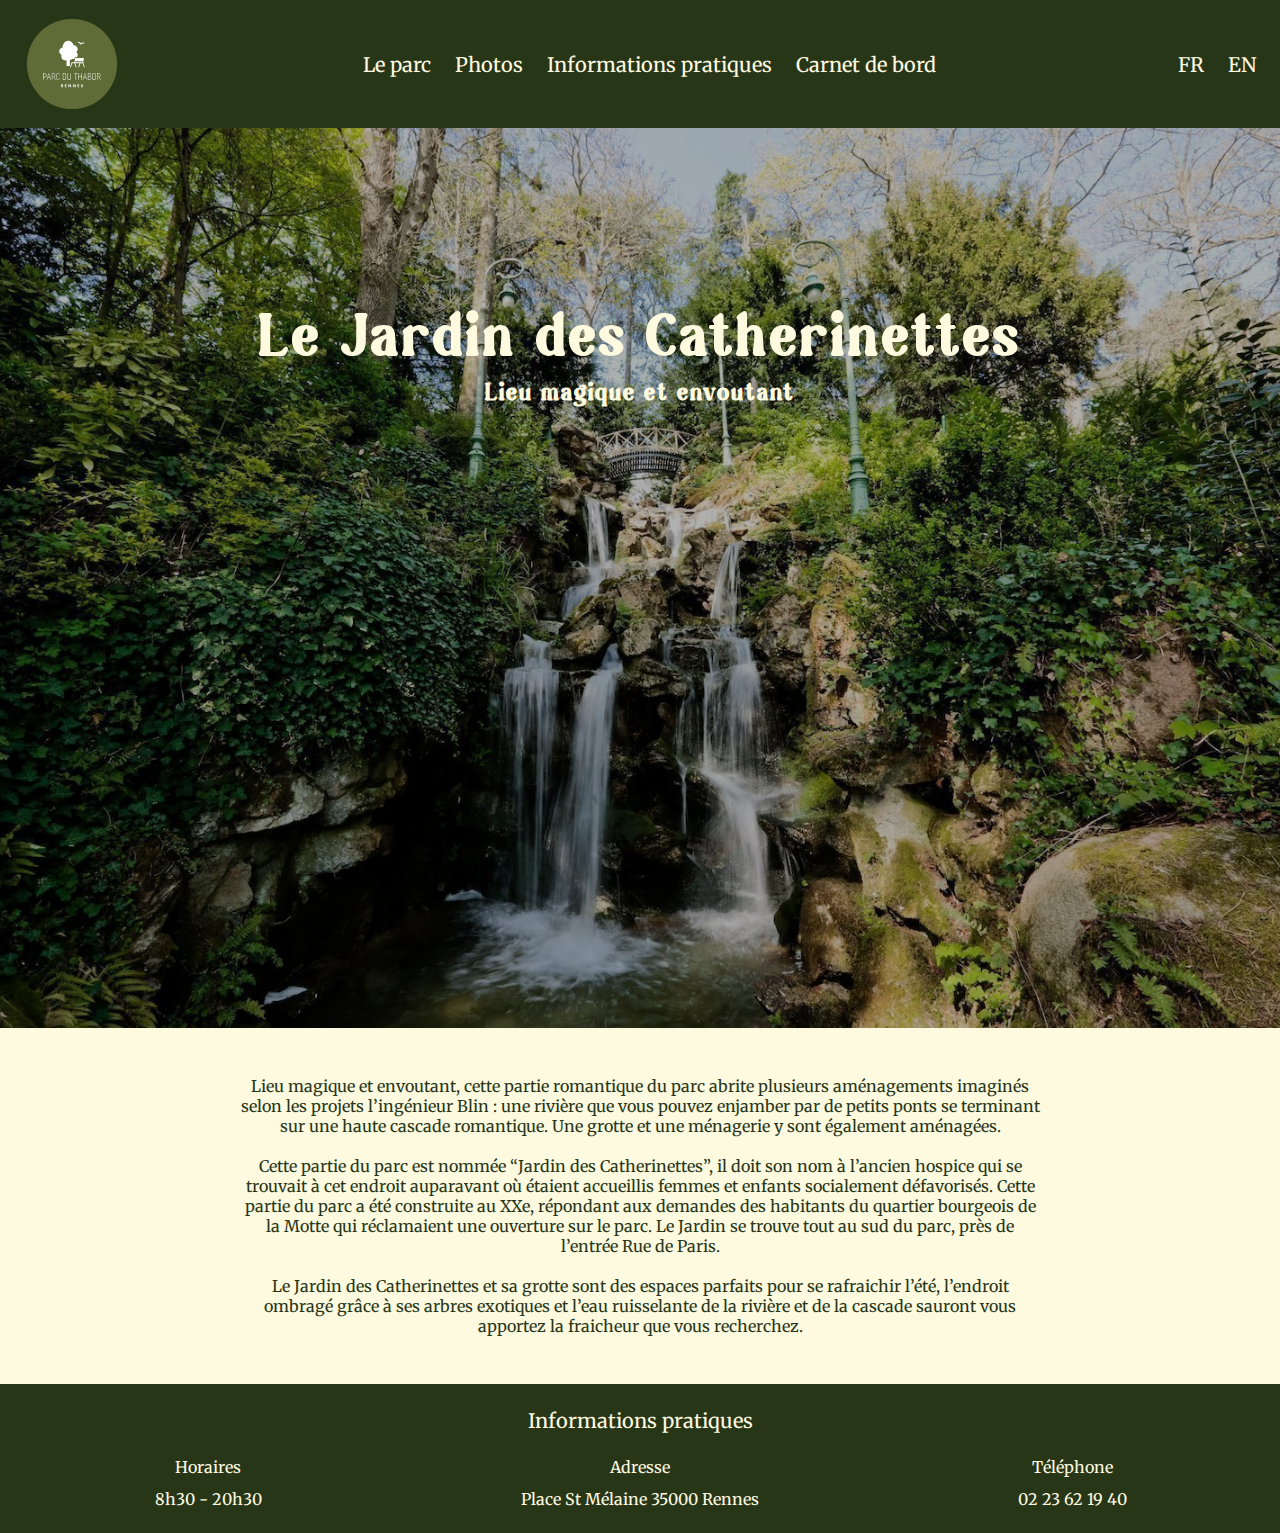
<file: decouvrir/jardin-catherinettes-et-grotte.html>
<!DOCTYPE html>
<html lang="fr">

<head>
    <meta charset="UTF-8">
    <meta http-equiv="X-UA-Compatible" content="IE=edge">
    <meta name="viewport" content="width=device-width, initial-scale=1.0">
    <title>Parc du Thabor</title>
    <link href="./images/favicon.ico" rel="icon" type="image/x-icon" />
    <link rel="preconnect" href="https://fonts.googleapis.com">
    <link rel="preconnect" href="https://fonts.gstatic.com" crossorigin>
    <link
        href="https://fonts.googleapis.com/css2?family=Cinzel:wght@700&family=Merriweather:ital,wght@0,300;0,400;0,700;1,300;1,400&display=swap"
        rel="stylesheet">
    <link rel="stylesheet" href="../styles/fonts.css">
    <link rel="stylesheet" href="../styles/variables.css">
    <link rel="stylesheet" href="../styles/reset.css">
    <link rel="stylesheet" href="../styles/globals.css">
    <link rel="stylesheet" href="../styles/styles.css">
</head>

<body>
    <header class="header">
        <nav class="header__nav">
            <a href="../index.html" class="logo">
                <div class="logo__container">
                    <img src="../images/logo-parc.svg" alt="Logo du site" width="128" height="128" class="logo__image">
                </div>
            </a>
            <div class="links__page">
                <a href="../index.html#le-parc">Le parc</a>
                <a href="../index.html#photos">Photos</a>
                <a href="#informations-pratiques">Informations pratiques</a>
                <a href="../carnet-de-bord.html">Carnet de bord</a>
            </div>
            <div class="links__language">
                <a href="./jardin-catherinettes-et-grotte.html">FR</a>
                <a href="../discover/catherinettes-garden.html">EN</a>
            </div>
        </nav>
    </header>

    <main>
        <div class="banner">
            <img src="../images/cascade.jpeg" alt="Jardin des catherinettes" class="banner__image">
            <div class="banner__overlay" aria-hidden="true"></div>
            <div class="banner__title-container">
                <h1 class="banner__title">Le Jardin des Catherinettes</h1>
                <h2 class="banner__subtitle">Lieu magique et envoutant</h2>
            </div>
        </div>

        <div class="content">
            Lieu magique et envoutant, cette partie romantique du parc abrite plusieurs aménagements imaginés selon les
            projets l’ingénieur Blin : une rivière que vous pouvez enjamber par de petits ponts se terminant sur une
            haute cascade romantique. Une grotte et une ménagerie y sont également aménagées.<br></br>
            Cette partie du parc est
            nommée “Jardin des Catherinettes”, il doit son nom à l’ancien hospice qui se trouvait à cet endroit
            auparavant où étaient accueillis femmes et enfants socialement défavorisés. Cette partie du parc a été
            construite au XXe, répondant aux demandes des habitants du quartier bourgeois de la Motte qui réclamaient
            une ouverture sur le parc. Le Jardin se trouve tout au sud du parc, près de l’entrée Rue de Paris.<br></br>

            Le Jardin des Catherinettes et sa grotte sont des espaces parfaits pour se rafraichir l’été, l’endroit
            ombragé grâce à ses arbres exotiques et l’eau ruisselante de la rivière et de la cascade sauront vous
            apportez la fraicheur que vous recherchez.
        </div>
    </main>

    <footer class="footer">
        <span class="footer__title" id="informations-pratiques">Informations pratiques</span>
        <nav class="footer__information">
            <div class="information">
                <span class="information__title">Horaires</span>
                <span>8h30 - 20h30</span>
            </div>
            <div class="information">
                <span class="information__title">Adresse</span>
                <span>Place St Mélaine 35000 Rennes</span>
            </div>
            <div class="information">
                <span class="information__title">Téléphone</span>
                <span>02 23 62 19 40</span>
            </div>
        </nav>
    </footer>
</body>

</html>

<style>
    .content {
        display: flex;
        align-items: center;
        padding: var(--spacing-xl);
        max-width: 70%;
        margin: 0 auto;
        text-align: center;
    }
</style>
</file>
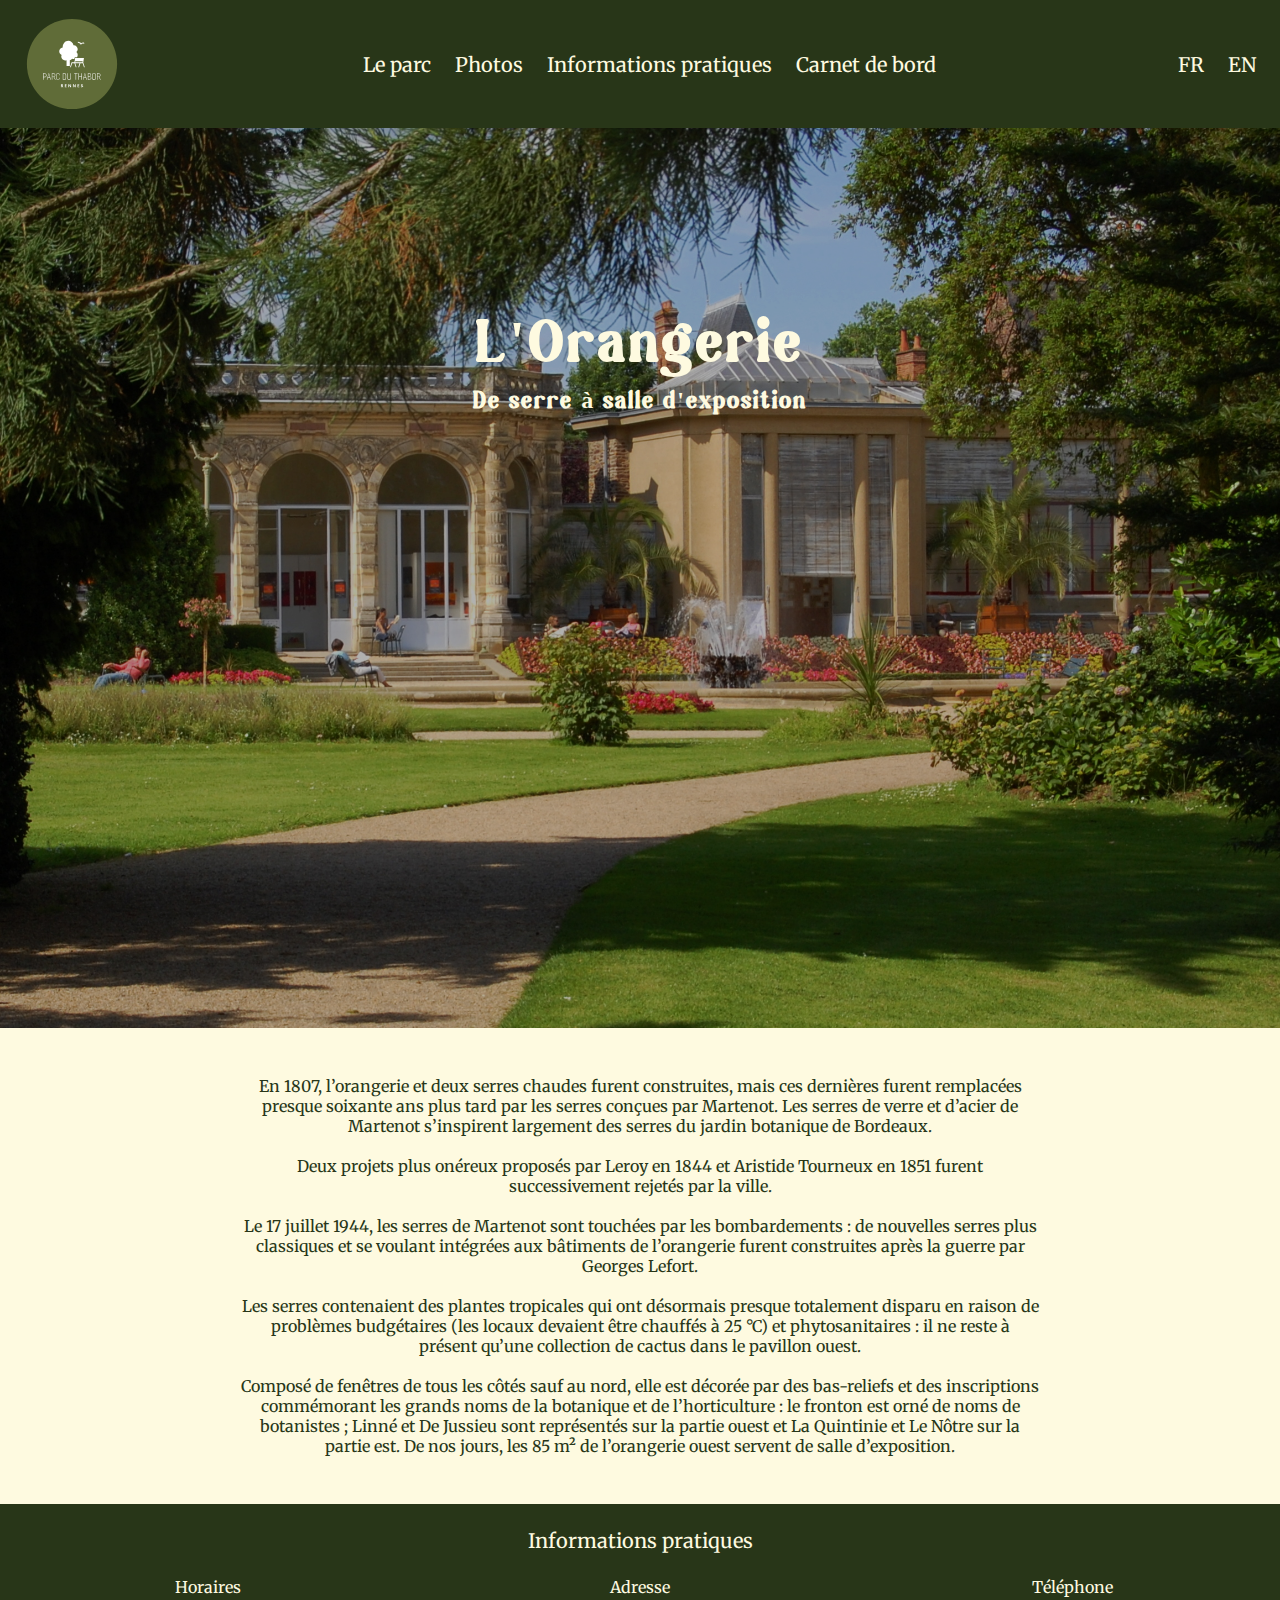
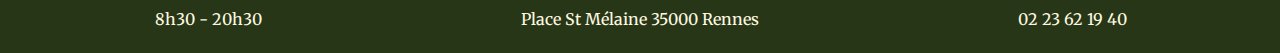
<file: decouvrir/orangerie.html>
<!DOCTYPE html>
<html lang="fr">

<head>
    <meta charset="UTF-8">
    <meta http-equiv="X-UA-Compatible" content="IE=edge">
    <meta name="viewport" content="width=device-width, initial-scale=1.0">
    <title>Parc du Thabor</title>
    <link href="./images/favicon.ico" rel="icon" type="image/x-icon" />
    <link rel="preconnect" href="https://fonts.googleapis.com">
    <link rel="preconnect" href="https://fonts.gstatic.com" crossorigin>
    <link
        href="https://fonts.googleapis.com/css2?family=Cinzel:wght@700&family=Merriweather:ital,wght@0,300;0,400;0,700;1,300;1,400&display=swap"
        rel="stylesheet">
    <link rel="stylesheet" href="../styles/fonts.css">
    <link rel="stylesheet" href="../styles/variables.css">
    <link rel="stylesheet" href="../styles/reset.css">
    <link rel="stylesheet" href="../styles/globals.css">
    <link rel="stylesheet" href="../styles/styles.css">
</head>

<body>
    <header class="header">
        <nav class="header__nav">
            <a href="../index.html" class="logo">
                <div class="logo__container">
                    <img src="../images/logo-parc.svg" alt="Logo du site" width="128" height="128" class="logo__image">
                </div>
            </a>
            <div class="links__page">
                <a href="../index.html#le-parc">Le parc</a>
                <a href="../index.html#photos">Photos</a>
                <a href="../index.html#informations-pratiques">Informations pratiques</a>
                <a href="../carnet-de-bord.html">Carnet de bord</a>
            </div>
            <div class="links__language">
                <a href="./orangerie.html">FR</a>
                <a href="../discover/orangerie-en.html">EN</a>
            </div>
        </nav>
    </header>

    <main>
        <div class="banner">
            <img src="../images/orangerie-focus.jpeg" alt="Photo de l'Orangerie" class="banner__image">
            <div class="banner__overlay" aria-hidden="true"></div>
            <div class="banner__title-container">
                <h1 class="banner__title">L'Orangerie</h1>
                <h2 class="banner__subtitle">De serre à salle d'exposition</h2>
            </div>
        </div>

        <div class="content">
            En 1807, l’orangerie et deux serres chaudes furent construites, mais ces dernières furent remplacées presque
            soixante ans plus tard par les serres conçues par Martenot. Les serres de verre et d’acier de Martenot
            s’inspirent largement des serres du jardin botanique de Bordeaux.<br></br>

            Deux projets plus onéreux proposés par Leroy en 1844 et Aristide Tourneux en 1851 furent successivement
            rejetés
            par la ville.<br></br>

            Le 17 juillet 1944, les serres de Martenot sont touchées par les bombardements : de nouvelles serres plus
            classiques et se voulant intégrées aux bâtiments de l’orangerie furent construites après la guerre par
            Georges
            Lefort.<br></br>

            Les serres contenaient des plantes tropicales qui ont désormais presque totalement disparu en raison de
            problèmes budgétaires (les locaux devaient être chauffés à 25 °C) et phytosanitaires : il ne reste à présent
            qu’une collection de cactus dans le pavillon ouest.<br></br>

            Composé de fenêtres de tous les côtés sauf au nord, elle est décorée par des bas-reliefs et des inscriptions
            commémorant les grands noms de la botanique et de l’horticulture : le fronton est orné de noms de botanistes
            ;
            Linné et De Jussieu sont représentés sur la partie ouest et La Quintinie et Le Nôtre sur la partie est.

            De nos jours, les 85 m² de l’orangerie ouest servent de salle d’exposition.
        </div>
    </main>

    <footer class="footer">
        <span class="footer__title" id="informations-pratiques">Informations pratiques</span>
        <nav class="footer__information">
            <div class="information">
                <span class="information__title">Horaires</span>
                <span>8h30 - 20h30</span>
            </div>
            <div class="information">
                <span class="information__title">Adresse</span>
                <span>Place St Mélaine 35000 Rennes</span>
            </div>
            <div class="information">
                <span class="information__title">Téléphone</span>
                <span>02 23 62 19 40</span>
            </div>
        </nav>
    </footer>
</body>

</html>

<style>
    .content {
        display: flex;
        align-items: center;
        padding: var(--spacing-xl);
        max-width: 70%;
        margin: 0 auto;
        text-align: center;
    }
</style>
</file>
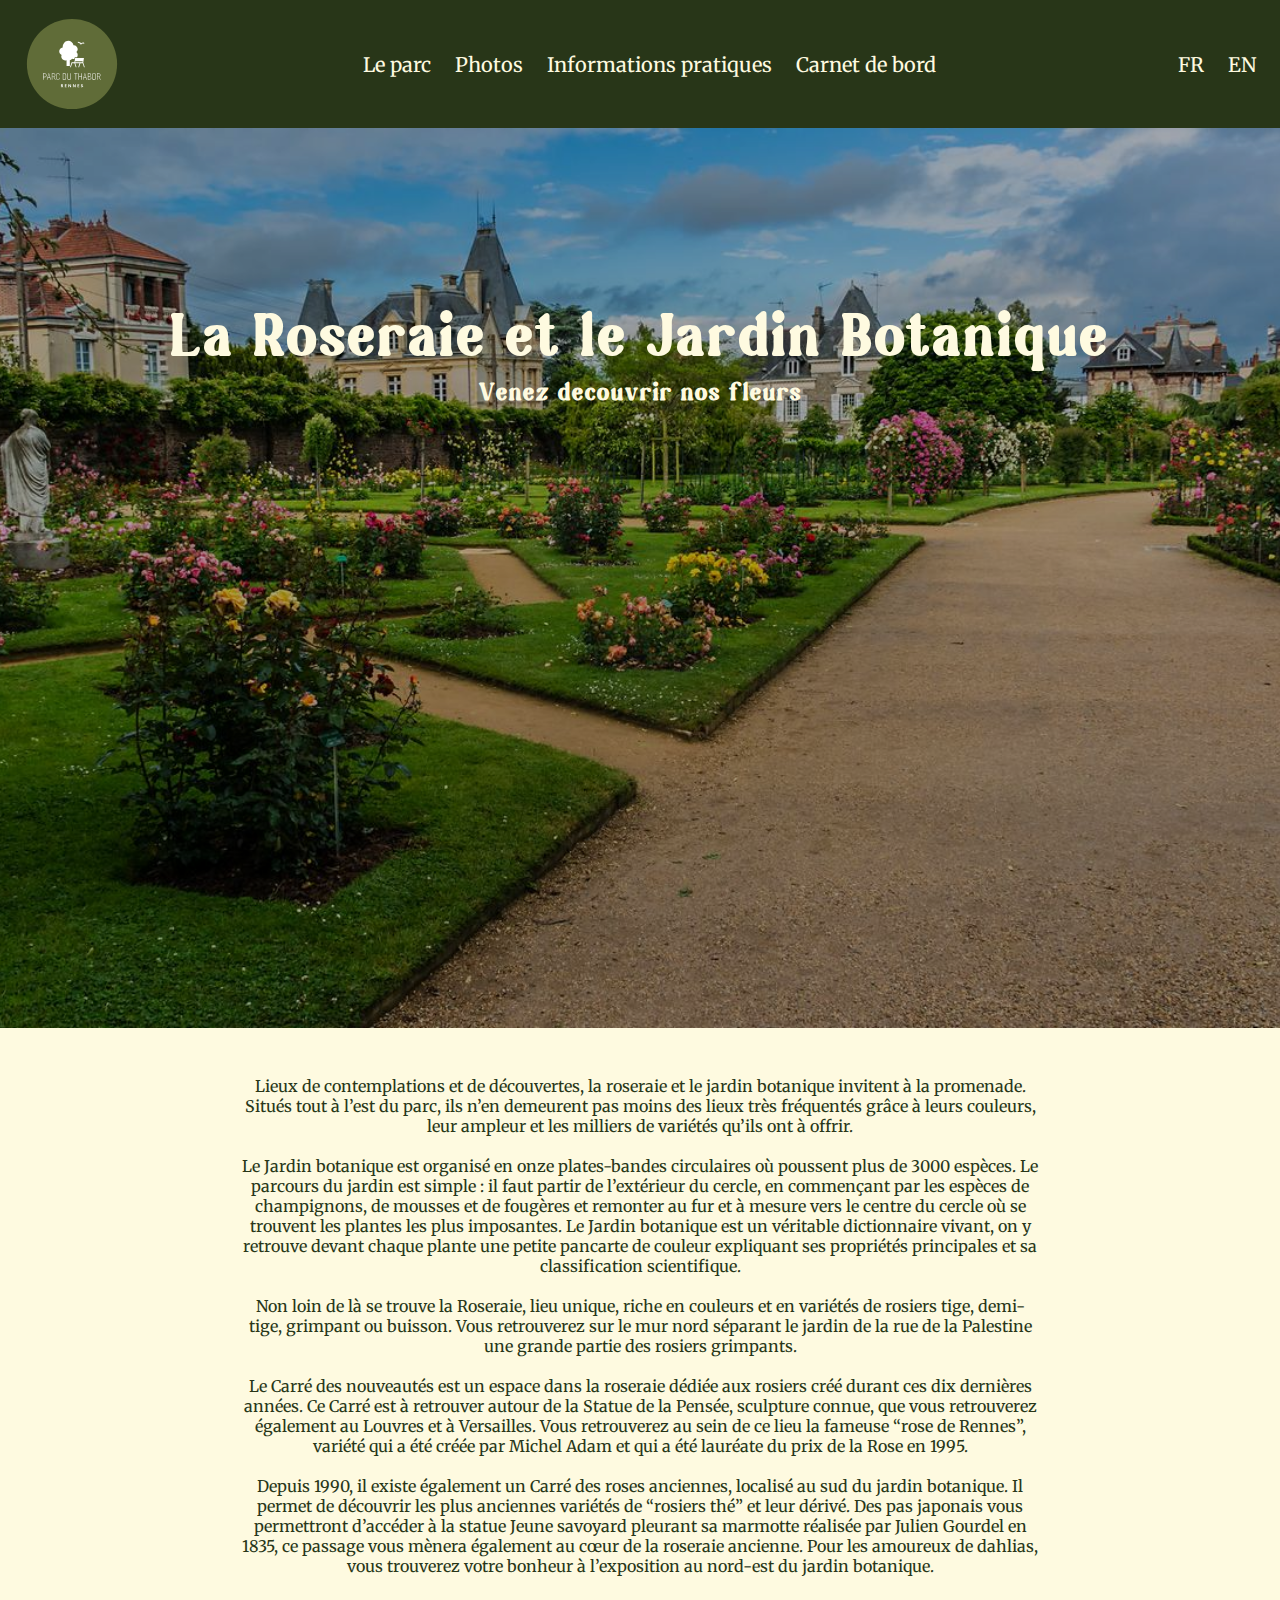
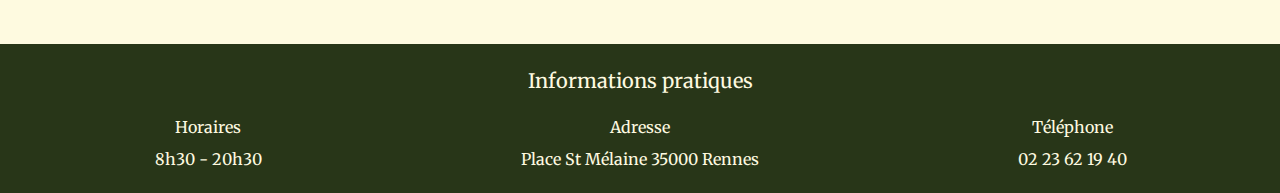
<file: decouvrir/roseraie-et-jardin-botanique.html>
<!DOCTYPE html>
<html lang="fr">

<head>
    <meta charset="UTF-8">
    <meta http-equiv="X-UA-Compatible" content="IE=edge">
    <meta name="viewport" content="width=device-width, initial-scale=1.0">
    <title>Parc du Thabor</title>
    <link href="./images/favicon.ico" rel="icon" type="image/x-icon" />
    <link rel="preconnect" href="https://fonts.googleapis.com">
    <link rel="preconnect" href="https://fonts.gstatic.com" crossorigin>
    <link
        href="https://fonts.googleapis.com/css2?family=Cinzel:wght@700&family=Merriweather:ital,wght@0,300;0,400;0,700;1,300;1,400&display=swap"
        rel="stylesheet">
    <link rel="stylesheet" href="../styles/fonts.css">
    <link rel="stylesheet" href="../styles/variables.css">
    <link rel="stylesheet" href="../styles/reset.css">
    <link rel="stylesheet" href="../styles/globals.css">
    <link rel="stylesheet" href="../styles/styles.css">
</head>

<body>
    <header class="header">
        <nav class="header__nav">
            <a href="../index.html" class="logo">
                <div class="logo__container">
                    <img src="../images/logo-parc.svg" alt="Logo du site" width="128" height="128" class="logo__image">
                </div>
            </a>
            <div class="links__page">
                <a href="../index.html#le-parc">Le parc</a>
                <a href="../index.html#photos">Photos</a>
                <a href="#informations-pratiques">Informations pratiques</a>
                <a href="../carnet-de-bord.html">Carnet de bord</a>
            </div>
            <div class="links__language">
                <a href="./roseraie-et-jardin-botanique.html">FR</a>
                <a href="../discover/rose-garden-and-botanical-garden.html">EN</a>
            </div>
        </nav>
    </header>

    <main>
        <div class="banner">
            <img src="../images/jardin-botanique.jpeg" alt="Photo du Jardin Botanique" class="banner__image">
            <div class="banner__overlay" aria-hidden="true"></div>
            <div class="banner__title-container">
                <h1 class="banner__title">La Roseraie et le Jardin Botanique</h1>
                <h2 class="banner__subtitle">Venez decouvrir nos fleurs</h2>
            </div>
        </div>

        <div class="content">
            Lieux de contemplations et de découvertes, la roseraie et le jardin botanique invitent à la promenade.
            Situés
            tout à l’est du parc, ils n’en demeurent pas moins des lieux très fréquentés grâce à leurs couleurs, leur
            ampleur et les milliers de variétés qu’ils ont à offrir.<br></br>

            Le Jardin botanique est organisé en onze plates-bandes circulaires où poussent plus de 3000 espèces. Le
            parcours
            du jardin est simple : il faut partir de l’extérieur du cercle, en commençant par les espèces de
            champignons, de
            mousses et de fougères et remonter au fur et à mesure vers le centre du cercle où se trouvent les plantes
            les
            plus imposantes. Le Jardin botanique est un véritable dictionnaire vivant, on y retrouve devant chaque
            plante
            une petite pancarte de couleur expliquant ses propriétés principales et sa classification
            scientifique.<br></br>

            Non loin de là se trouve la Roseraie, lieu unique, riche en couleurs et en variétés de rosiers tige,
            demi-tige,
            grimpant ou buisson. Vous retrouverez sur le mur nord séparant le jardin de la rue de la Palestine une
            grande
            partie des rosiers grimpants.<br></br>

            Le Carré des nouveautés est un espace dans la roseraie dédiée aux rosiers créé durant ces dix dernières
            années.
            Ce Carré est à retrouver autour de la Statue de la Pensée, sculpture connue, que vous retrouverez également
            au
            Louvres et à Versailles. Vous retrouverez au sein de ce lieu la fameuse “rose de Rennes”, variété qui a été
            créée par Michel Adam et qui a été lauréate du prix de la Rose en 1995.<br></br>

            Depuis 1990, il existe également un Carré des roses anciennes, localisé au sud du jardin botanique. Il
            permet de
            découvrir les plus anciennes variétés de “rosiers thé” et leur dérivé. Des pas japonais vous permettront
            d’accéder à la statue Jeune savoyard pleurant sa marmotte réalisée par Julien Gourdel en 1835, ce passage
            vous
            mènera également au cœur de la roseraie ancienne. Pour les amoureux de dahlias, vous trouverez votre bonheur
            à
            l’exposition au nord-est du jardin botanique.<br></br>
        </div>
    </main>

    <footer class="footer">
        <span class="footer__title" id="informations-pratiques">Informations pratiques</span>
        <nav class="footer__information">
            <div class="information">
                <span class="information__title">Horaires</span>
                <span>8h30 - 20h30</span>
            </div>
            <div class="information">
                <span class="information__title">Adresse</span>
                <span>Place St Mélaine 35000 Rennes</span>
            </div>
            <div class="information">
                <span class="information__title">Téléphone</span>
                <span>02 23 62 19 40</span>
            </div>
        </nav>
    </footer>
</body>

</html>

<style>
    .content {
        display: flex;
        align-items: center;
        padding: var(--spacing-xl);
        max-width: 70%;
        margin: 0 auto;
        text-align: center;
    }
</style>
</file>
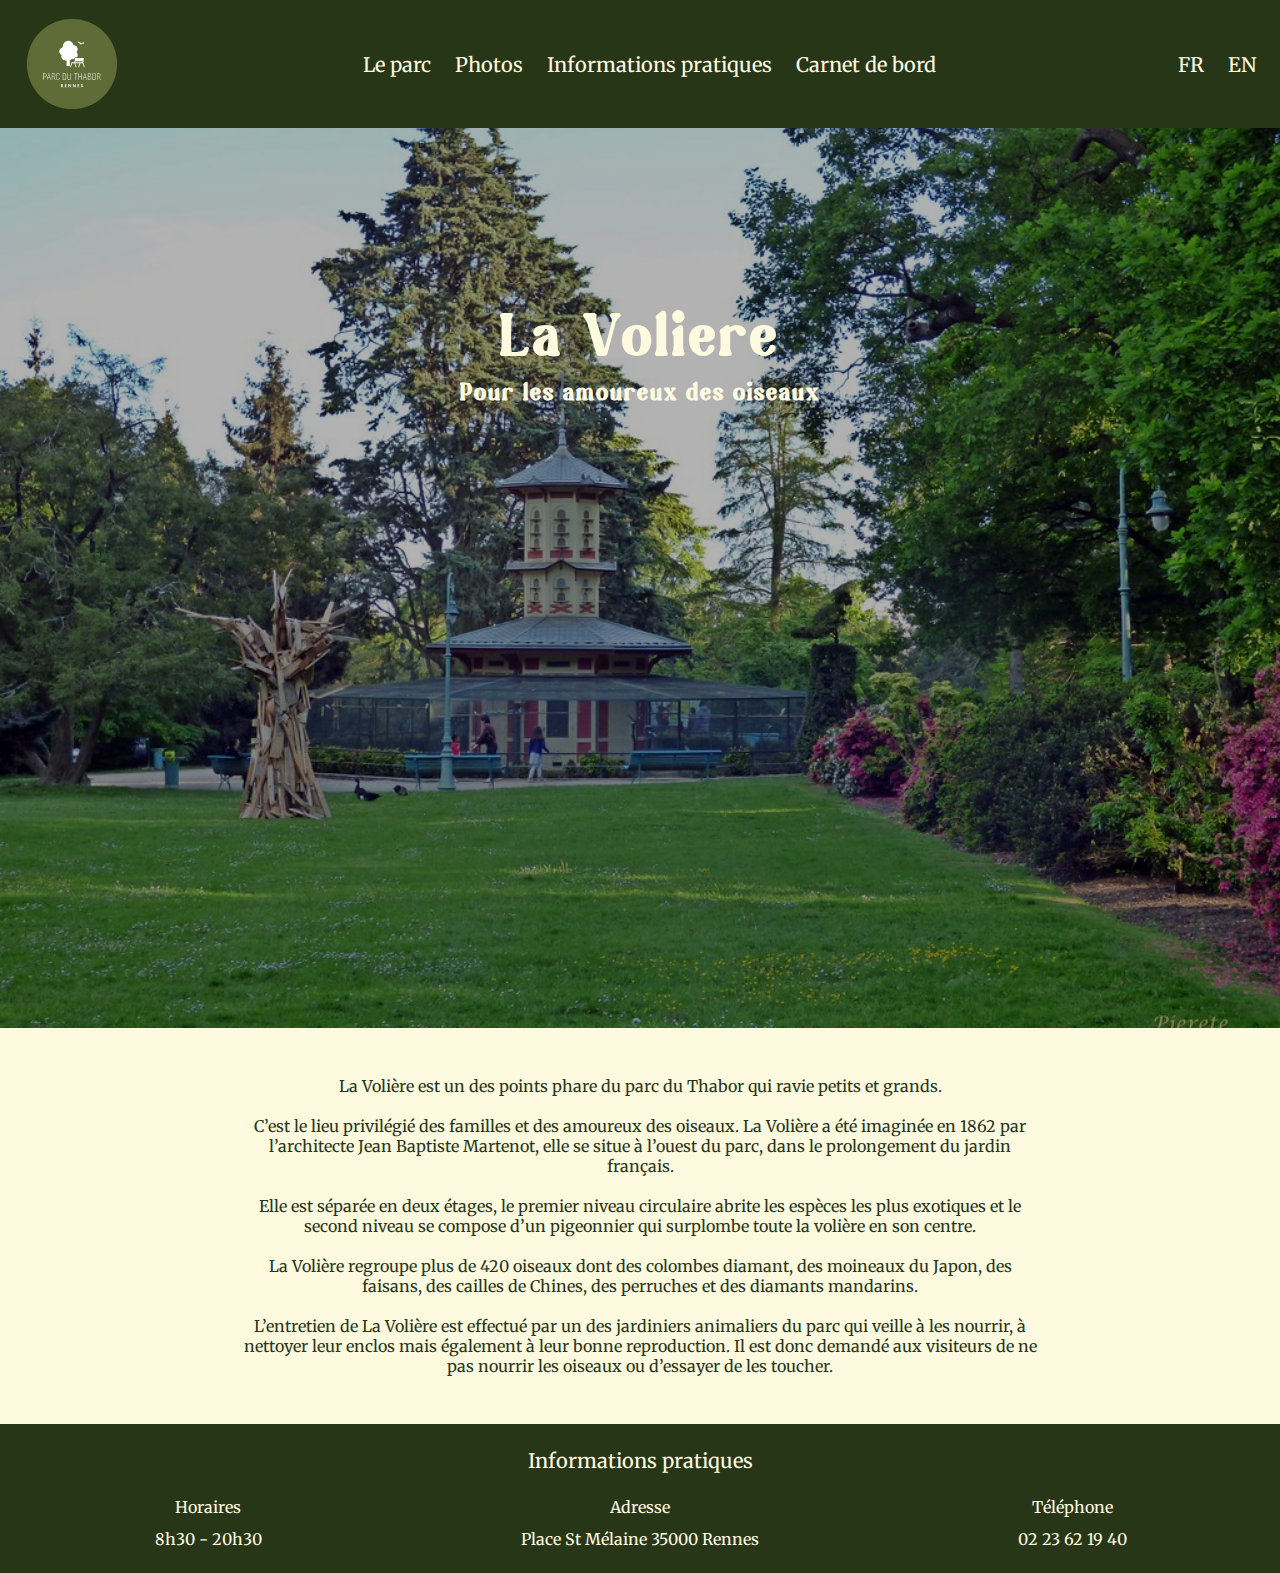
<file: decouvrir/voliere.html>
<!DOCTYPE html>
<html lang="fr">

<head>
    <meta charset="UTF-8">
    <meta http-equiv="X-UA-Compatible" content="IE=edge">
    <meta name="viewport" content="width=device-width, initial-scale=1.0">
    <title>Parc du Thabor</title>
    <link href="./images/favicon.ico" rel="icon" type="image/x-icon" />
    <link rel="preconnect" href="https://fonts.googleapis.com">
    <link rel="preconnect" href="https://fonts.gstatic.com" crossorigin>
    <link
        href="https://fonts.googleapis.com/css2?family=Cinzel:wght@700&family=Merriweather:ital,wght@0,300;0,400;0,700;1,300;1,400&display=swap"
        rel="stylesheet">
    <link rel="stylesheet" href="../styles/fonts.css">
    <link rel="stylesheet" href="../styles/variables.css">
    <link rel="stylesheet" href="../styles/reset.css">
    <link rel="stylesheet" href="../styles/globals.css">
    <link rel="stylesheet" href="../styles/styles.css">
</head>

<body>
    <header class="header">
        <nav class="header__nav">
            <a href="../index.html" class="logo">
                <div class="logo__container">
                    <img src="../images/logo-parc.svg" alt="Logo du site" width="128" height="128" class="logo__image">
                </div>
            </a>
            <div class="links__page">
                <a href="../index/html#le-parc">Le parc</a>
                <a href="../index/html#photos">Photos</a>
                <a href="#informations-pratiques">Informations pratiques</a>
                <a href="../carnet-de-bord.html">Carnet de bord</a>
            </div>
            <div class="links__language">
                <a href="./voliere.html">FR</a>
                <a href="../discover/aviary.html">EN</a>
            </div>
        </nav>
    </header>

    <main>
        <div class="banner">
            <img src="../images/voliere.jpeg" alt="Photo de la Volière" class="banner__image">
            <div class="banner__overlay" aria-hidden="true"></div>
            <div class="banner__title-container">
                <h1 class="banner__title">La Voliere</h1>
                <h2 class="banner__subtitle">Pour les amoureux des oiseaux</h2>
            </div>
        </div>

        <div class="content">
            La Volière est un des points phare du parc du Thabor qui ravie petits et grands.<br></br>
            C’est le lieu privilégié
            des
            familles et des amoureux des oiseaux. La Volière a été imaginée en 1862 par l’architecte Jean Baptiste
            Martenot,
            elle se situe à l’ouest du parc, dans le prolongement du jardin français.<br></br>
            Elle est séparée en deux étages,
            le
            premier niveau circulaire abrite les espèces les plus exotiques et le second niveau se compose d’un
            pigeonnier
            qui surplombe toute la volière en son centre.<br></br>

            La Volière regroupe plus de 420 oiseaux dont des colombes diamant, des moineaux du Japon, des faisans, des
            cailles de Chines, des perruches et des diamants mandarins.<br></br>

            L’entretien de La Volière est effectué par un des jardiniers animaliers du parc qui veille à les nourrir, à
            nettoyer leur enclos mais également à leur bonne reproduction. Il est donc demandé aux visiteurs de ne pas
            nourrir les oiseaux ou d’essayer de les toucher.
        </div>
    </main>

    <footer class="footer">
        <span class="footer__title" id="informations-pratiques">Informations pratiques</span>
        <nav class="footer__information">
            <div class="information">
                <span class="information__title">Horaires</span>
                <span>8h30 - 20h30</span>
            </div>
            <div class="information">
                <span class="information__title">Adresse</span>
                <span>Place St Mélaine 35000 Rennes</span>
            </div>
            <div class="information">
                <span class="information__title">Téléphone</span>
                <span>02 23 62 19 40</span>
            </div>
        </nav>
    </footer>
</body>

</html>

<style>
    .content {
        display: flex;
        align-items: center;
        padding: var(--spacing-xl);
        max-width: 70%;
        margin: 0 auto;
        text-align: center;
    }
</style>
</file>
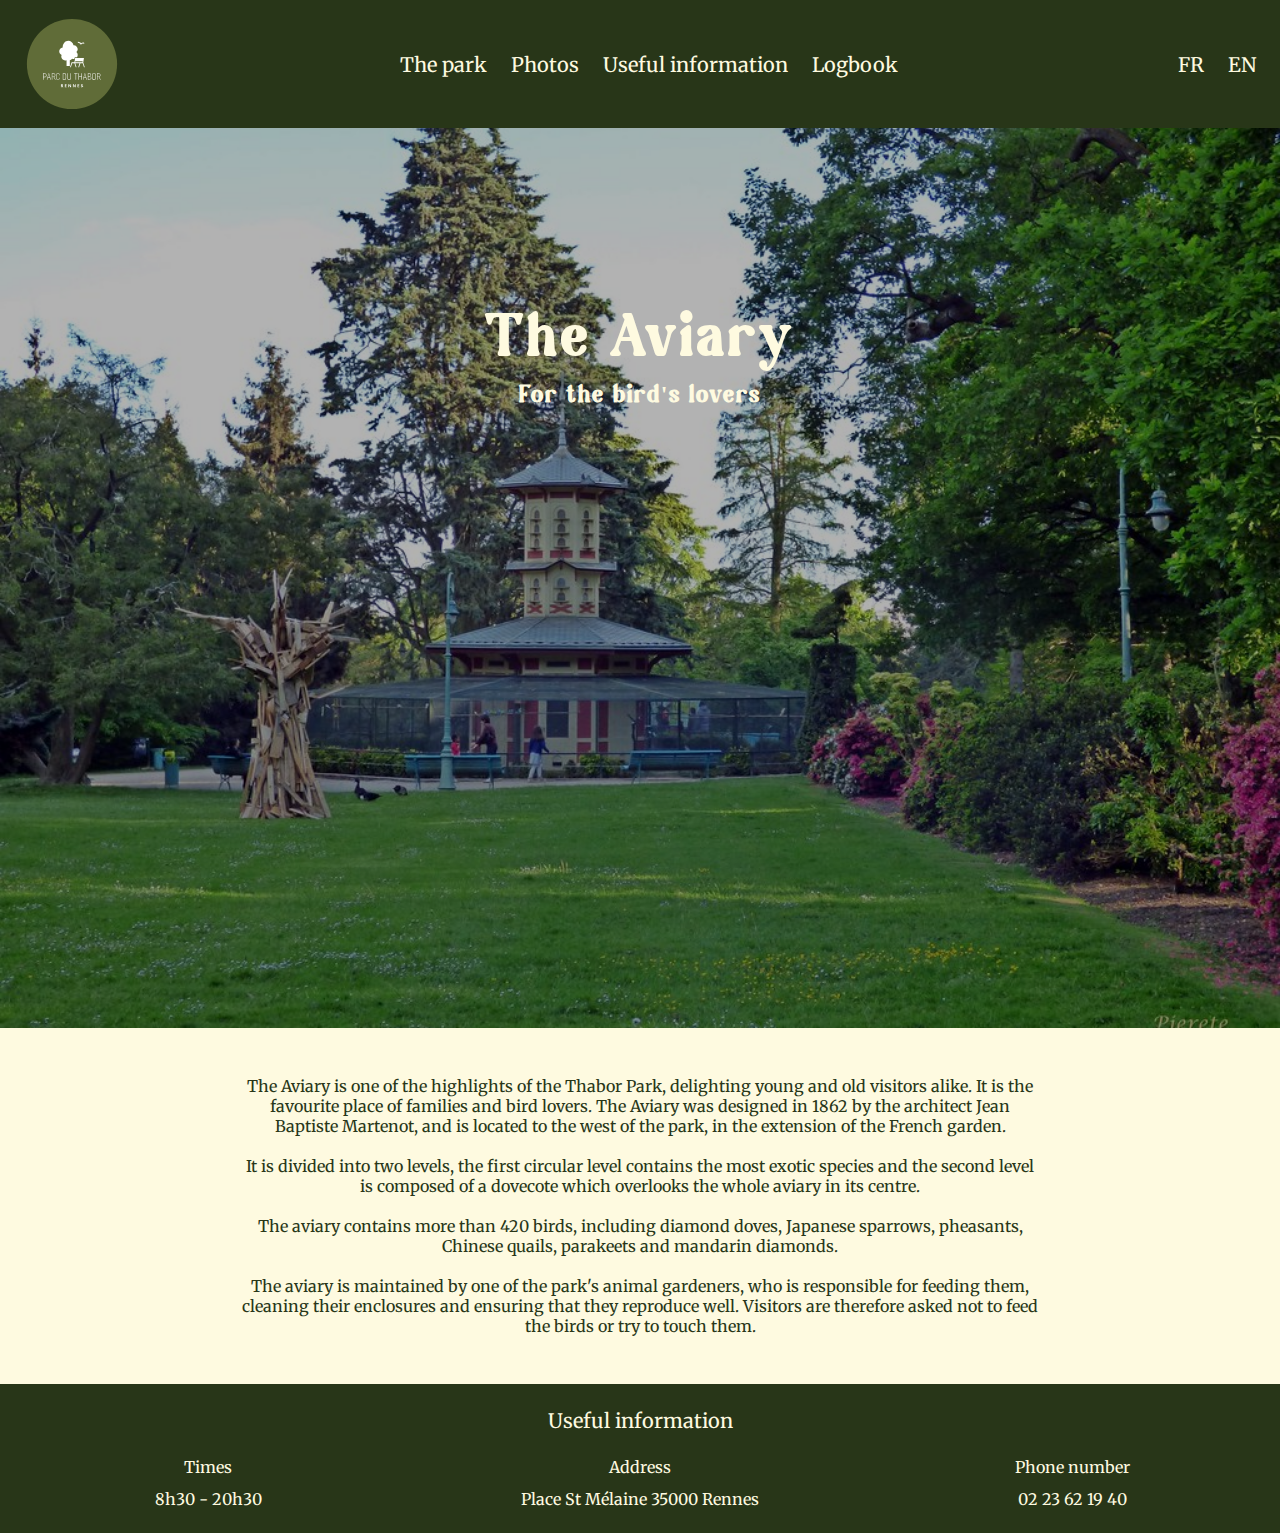
<file: discover/aviary.html>
<!DOCTYPE html>
<html lang="en">

<head>
    <meta charset="UTF-8">
    <meta http-equiv="X-UA-Compatible" content="IE=edge">
    <meta name="viewport" content="width=device-width, initial-scale=1.0">
    <title>Parc du Thabor</title>
    <link href="./images/favicon.ico" rel="icon" type="image/x-icon" />
    <link rel="preconnect" href="https://fonts.googleapis.com">
    <link rel="preconnect" href="https://fonts.gstatic.com" crossorigin>
    <link
        href="https://fonts.googleapis.com/css2?family=Cinzel:wght@700&family=Merriweather:ital,wght@0,300;0,400;0,700;1,300;1,400&display=swap"
        rel="stylesheet">
    <link rel="stylesheet" href="../styles/fonts.css">
    <link rel="stylesheet" href="../styles/variables.css">
    <link rel="stylesheet" href="../styles/reset.css">
    <link rel="stylesheet" href="../styles/globals.css">
    <link rel="stylesheet" href="../styles/styles.css">
</head>

<body>
    <header class="header">
        <nav class="header__nav">
            <a href="../en.html" class="logo">
                <div class="logo__container">
                    <img src="../images/logo-parc.svg" alt="Site's logo" width="128" height="128" class="logo__image">
                </div>
            </a>
            <div class="links__page">
                <a href="./en.html#le-parc">The park</a>
                <a href="./en.html#photos">Photos</a>
                <a href="#informations-pratiques">Useful information</a>
                <a href="../carnet-de-bord.html">Logbook</a>
            </div>
            <div class="links__language">
                <a href="../decouvrir/voliere.html">FR</a>
                <a href="./aviary.html">EN</a>
            </div>
        </nav>
    </header>

    <main>
        <div class="banner">
            <img src="../images/voliere.jpeg" alt="Photo of the Aviary" class="banner__image">
            <div class="banner__overlay" aria-hidden="true"></div>
            <div class="banner__title-container">
                <h1 class="banner__title">The Aviary</h1>
                <h2 class="banner__subtitle">For the bird's lovers</h2>
            </div>
        </div>

        <div class="content">
            The Aviary is one of the highlights of the Thabor Park, delighting young and old visitors alike. It is the
            favourite place of families and bird lovers. The Aviary was designed in 1862 by the architect Jean Baptiste
            Martenot, and is located to the west of the park, in the extension of the French garden.<br></br>
            It is divided into
            two
            levels, the first circular level contains the most exotic species and the second level is composed of a
            dovecote
            which overlooks the whole aviary in its centre.<br></br>

            The aviary contains more than 420 birds, including diamond doves, Japanese sparrows, pheasants, Chinese
            quails,
            parakeets and mandarin diamonds.<br></br>

            The aviary is maintained by one of the park's animal gardeners, who is responsible for feeding them,
            cleaning
            their enclosures and ensuring that they reproduce well. Visitors are therefore asked not to feed the birds
            or
            try to touch them.
        </div>
    </main>

    <footer class="footer">
        <span class="footer__title" id="informations-pratiques">Useful information</span>
        <nav class="footer__information">
            <div class="information">
                <span class="information__title">Times</span>
                <span>8h30 - 20h30</span>
            </div>
            <div class="information">
                <span class="information__title">Address</span>
                <span>Place St Mélaine 35000 Rennes</span>
            </div>
            <div class="information">
                <span class="information__title">Phone number</span>
                <span>02 23 62 19 40</span>
            </div>
        </nav>
    </footer>
</body>

</html>

<style>
    .content {
        display: flex;
        align-items: center;
        padding: var(--spacing-xl);
        max-width: 70%;
        margin: 0 auto;
        text-align: center;
    }
</style>
</file>
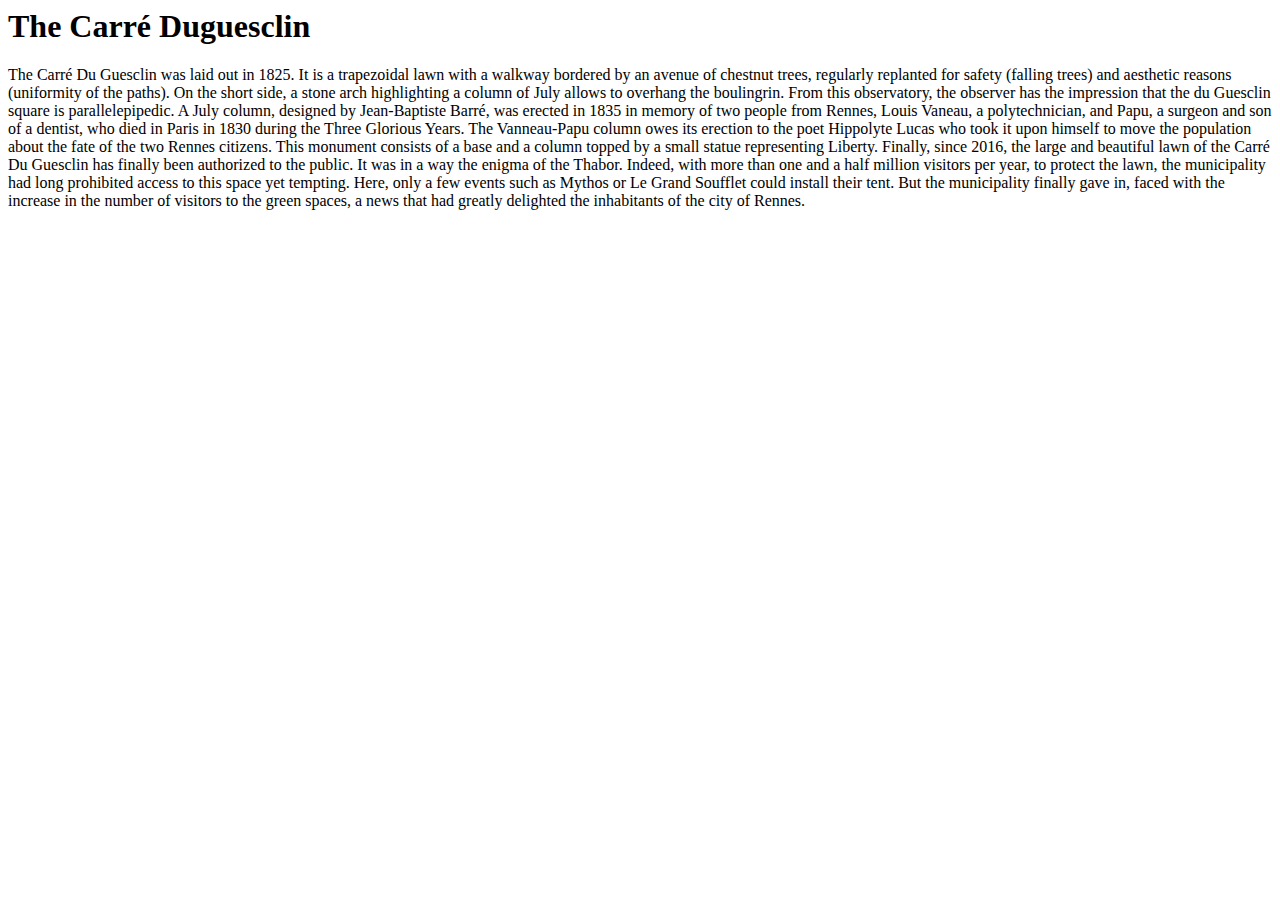
<file: discover/carre-duguesclin-en.html>
<h1>
    The Carré Duguesclin
</h1>

<body>
    <p>
        The Carré Du Guesclin was laid out in 1825.

        It is a trapezoidal lawn with a walkway bordered by an avenue of chestnut trees, regularly replanted for safety
        (falling trees) and aesthetic reasons (uniformity of the paths).

        On the short side, a stone arch highlighting a column of July allows to overhang the boulingrin. From this
        observatory, the observer has the impression that the du Guesclin square is parallelepipedic.

        A July column, designed by Jean-Baptiste Barré, was erected in 1835 in memory of two people from Rennes, Louis
        Vaneau, a polytechnician, and Papu, a surgeon and son of a dentist, who died in Paris in 1830 during the Three
        Glorious Years. The Vanneau-Papu column owes its erection to the poet Hippolyte Lucas who took it upon himself
        to move the population about the fate of the two Rennes citizens.

        This monument consists of a base and a column topped by a small statue representing Liberty.

        Finally, since 2016, the large and beautiful lawn of the Carré Du Guesclin has finally been authorized to the
        public.

        It was in a way the enigma of the Thabor.

        Indeed, with more than one and a half million visitors per year, to protect the lawn, the municipality had long
        prohibited access to this space yet tempting.

        Here, only a few events such as Mythos or Le Grand Soufflet could install their tent. But the municipality
        finally gave in, faced with the increase in the number of visitors to the green spaces, a news that had greatly
        delighted the inhabitants of the city of Rennes.
    </p>
</body>
</file>
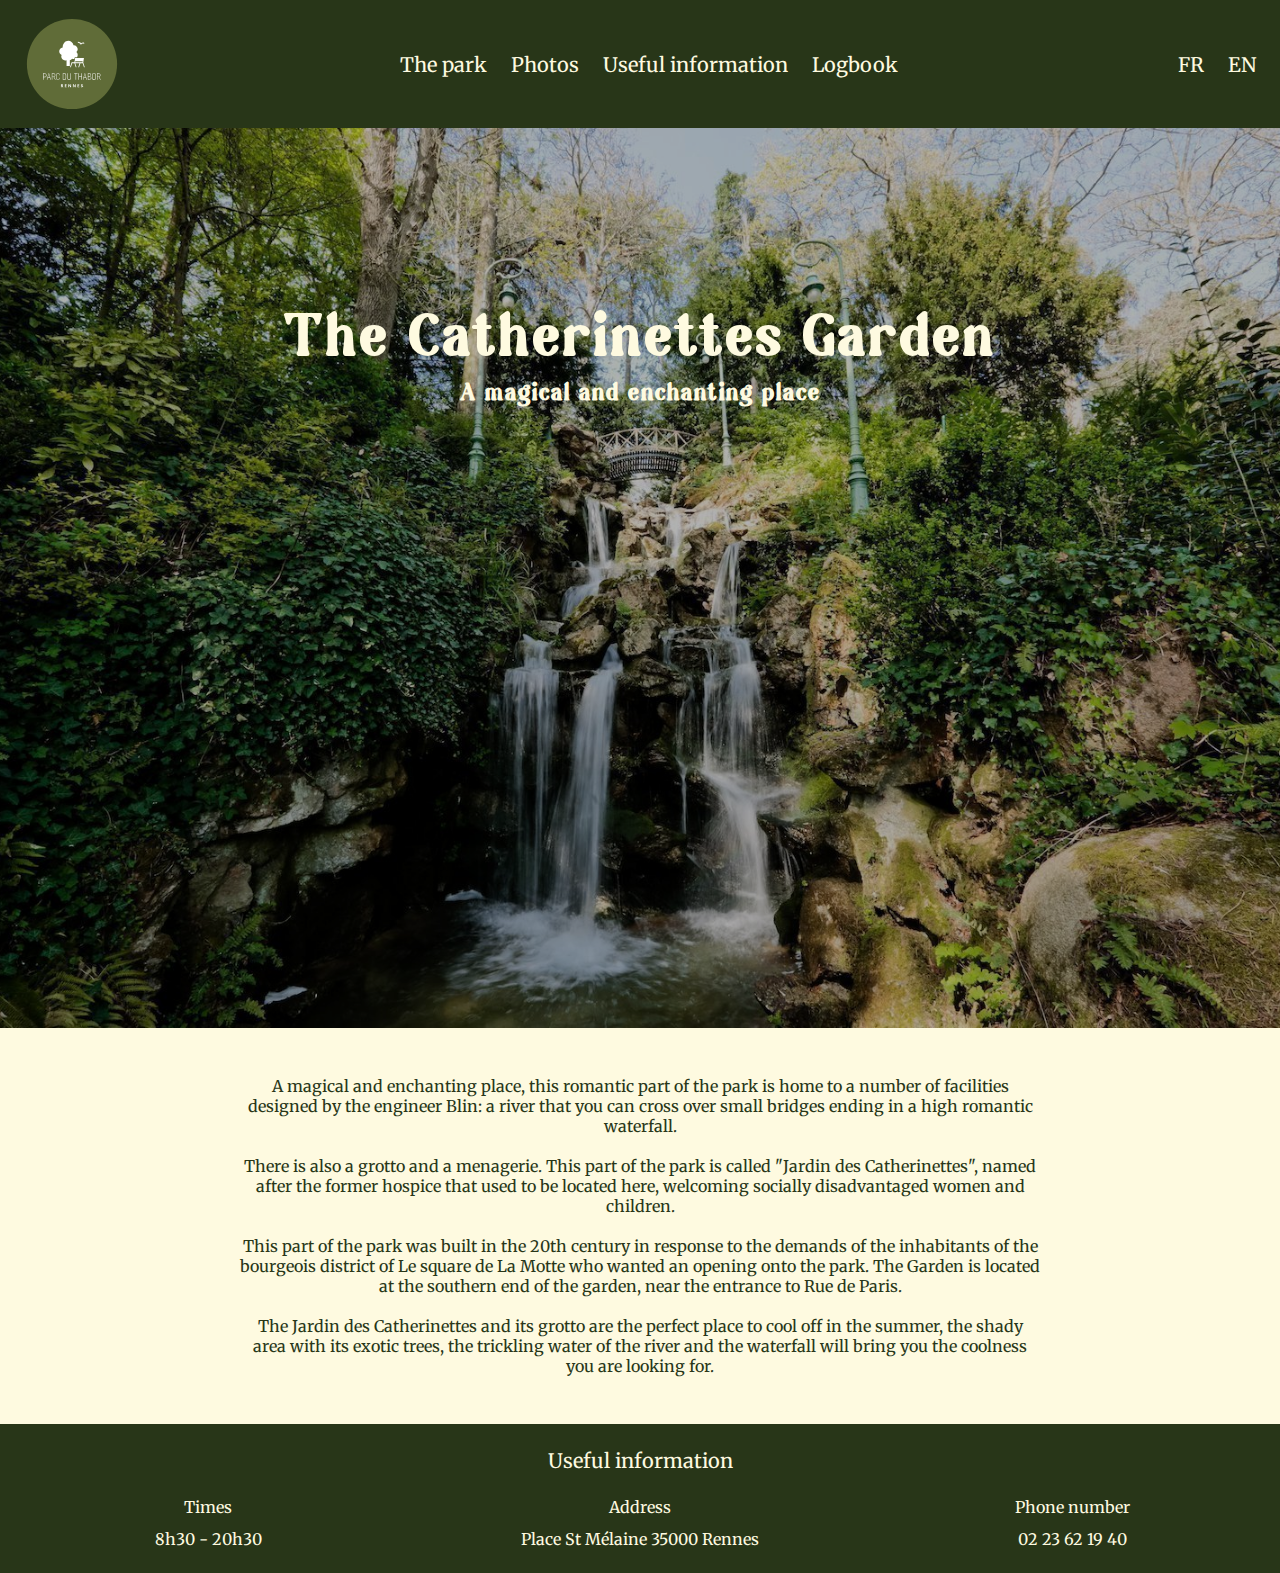
<file: discover/catherinettes-garden.html>
<!DOCTYPE html>
<html lang="en">

<head>
    <meta charset="UTF-8">
    <meta http-equiv="X-UA-Compatible" content="IE=edge">
    <meta name="viewport" content="width=device-width, initial-scale=1.0">
    <title>Parc du Thabor</title>
    <link href="./images/favicon.ico" rel="icon" type="image/x-icon" />
    <link rel="preconnect" href="https://fonts.googleapis.com">
    <link rel="preconnect" href="https://fonts.gstatic.com" crossorigin>
    <link
        href="https://fonts.googleapis.com/css2?family=Cinzel:wght@700&family=Merriweather:ital,wght@0,300;0,400;0,700;1,300;1,400&display=swap"
        rel="stylesheet">
    <link rel="stylesheet" href="../styles/fonts.css">
    <link rel="stylesheet" href="../styles/variables.css">
    <link rel="stylesheet" href="../styles/reset.css">
    <link rel="stylesheet" href="../styles/globals.css">
    <link rel="stylesheet" href="../styles/styles.css">
</head>

<body>
    <header class="header">
        <nav class="header__nav">
            <a href="../en.html" class="logo">
                <div class="logo__container">
                    <img src="../images/logo-parc.svg" alt="Site's logo" width="128" height="128" class="logo__image">
                </div>
            </a>
            <div class="links__page">
                <a href="../en.html#le-parc">The park</a>
                <a href="../en.html#photos">Photos</a>
                <a href="#informations-pratiques">Useful information</a>
                <a href="../carnet-de-bord.html">Logbook</a>
            </div>
            <div class="links__language">
                <a href="../decouvrir/jardin-catherinettes-et-grotte.html">FR</a>
                <a href="./catherinettes-garden.html">EN</a>
            </div>
        </nav>
    </header>

    <main>
        <div class="banner">
            <img src="../images/cascade.jpeg" alt="Photo of the waterfall" class="banner__image">
            <div class="banner__overlay" aria-hidden="true"></div>
            <div class="banner__title-container">
                <h1 class="banner__title"> The Catherinettes Garden</h1>
                <h2 class="banner__subtitle">A magical and enchanting place</h2>
            </div>
        </div>

        <div class="content">
            A magical and enchanting place, this romantic part of the park is home to a number of facilities designed by
            the
            engineer Blin: a river that you can cross over small bridges ending in a high romantic waterfall.<br></br>
            There is
            also
            a grotto and a menagerie. This part of the park is called "Jardin des Catherinettes", named after the former
            hospice that used to be located here, welcoming socially disadvantaged women and children.<br></br>
            This part of the
            park
            was built in the 20th century in response to the demands of the inhabitants of the bourgeois district of Le
            square de La Motte who wanted an opening onto the park. The Garden is located at the southern end of the
            garden,
            near the entrance to Rue de Paris.<br></br>

            The Jardin des Catherinettes and its grotto are the perfect place to cool off in the summer, the shady area
            with
            its exotic trees, the trickling water of the river and the waterfall will bring you the coolness you are
            looking
            for.
        </div>
    </main>

    <footer class="footer">
        <span class="footer__title" id="informations-pratiques">Useful information</span>
        <nav class="footer__information">
            <div class="information">
                <span class="information__title">Times</span>
                <span>8h30 - 20h30</span>
            </div>
            <div class="information">
                <span class="information__title">Address</span>
                <span>Place St Mélaine 35000 Rennes</span>
            </div>
            <div class="information">
                <span class="information__title">Phone number</span>
                <span>02 23 62 19 40</span>
            </div>
        </nav>
    </footer>
</body>

</html>

<style>
    .content {
        display: flex;
        align-items: center;
        padding: var(--spacing-xl);
        max-width: 70%;
        margin: 0 auto;
        text-align: center;
    }
</style>
</file>
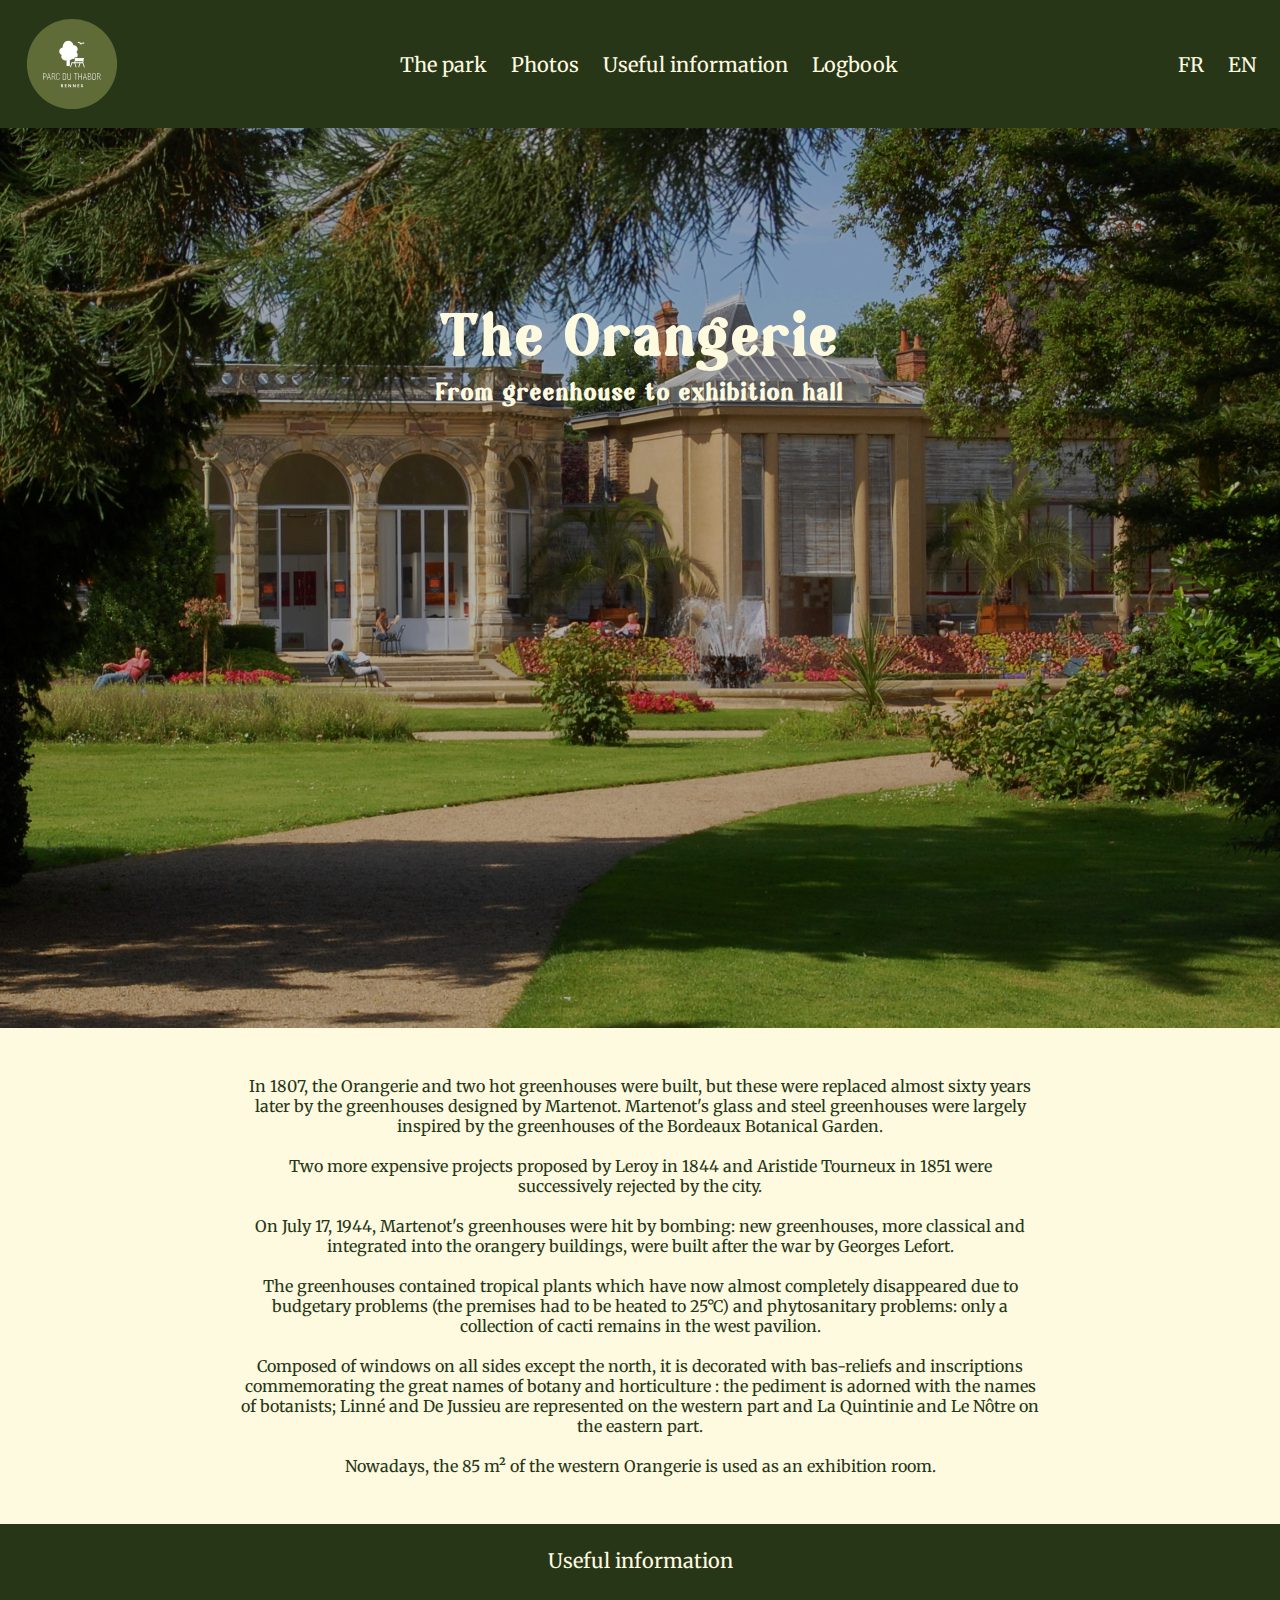
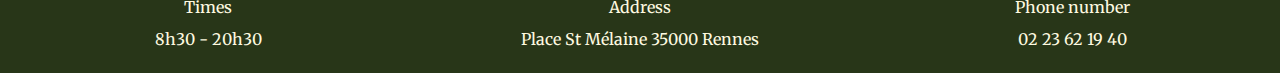
<file: discover/orangerie-en.html>
<!DOCTYPE html>
<html lang="en">

<head>
    <meta charset="UTF-8">
    <meta http-equiv="X-UA-Compatible" content="IE=edge">
    <meta name="viewport" content="width=device-width, initial-scale=1.0">
    <title>Parc du Thabor</title>
    <link href="./images/favicon.ico" rel="icon" type="image/x-icon" />
    <link rel="preconnect" href="https://fonts.googleapis.com">
    <link rel="preconnect" href="https://fonts.gstatic.com" crossorigin>
    <link
        href="https://fonts.googleapis.com/css2?family=Cinzel:wght@700&family=Merriweather:ital,wght@0,300;0,400;0,700;1,300;1,400&display=swap"
        rel="stylesheet">
    <link rel="stylesheet" href="../styles/fonts.css">
    <link rel="stylesheet" href="../styles/variables.css">
    <link rel="stylesheet" href="../styles/reset.css">
    <link rel="stylesheet" href="../styles/globals.css">
    <link rel="stylesheet" href="../styles/styles.css">
</head>

<body>
    <header class="header">
        <nav class="header__nav">
            <a href="../en.html" class="logo">
                <div class="logo__container">
                    <img src="../images/logo-parc.svg" alt="Site's logo" width="128" height="128" class="logo__image">
                </div>
            </a>
            <div class="links__page">
                <a href="../en.html#le-parc">The park</a>
                <a href="../en.html#photos">Photos</a>
                <a href="#informations-pratiques">Useful information</a>
                <a href="../carnet-de-bord.html">Logbook</a>
            </div>
            <div class="links__language">
                <a href="../decouvrir/orangerie.html">FR</a>
                <a href="./discover/orangerie-en.html">EN</a>
            </div>
        </nav>
    </header>

    <main>
        <div class="banner">
            <img src="../images/orangerie-focus.jpeg" alt="Photo of the Orangerie" class="banner__image">
            <div class="banner__overlay" aria-hidden="true"></div>
            <div class="banner__title-container">
                <h1 class="banner__title">The Orangerie</h1>
                <h2 class="banner__subtitle">From greenhouse to exhibition hall</h2>
            </div>
        </div>

        <div class="content">
            In 1807, the Orangerie and two hot greenhouses were built, but these were replaced almost sixty years later
            by the greenhouses designed by Martenot. Martenot's glass and steel greenhouses were largely inspired by the
            greenhouses of the Bordeaux Botanical Garden.<br></br>

            Two more expensive projects proposed by Leroy in 1844 and Aristide Tourneux in 1851 were successively
            rejected by the city.<br></br>

            On July 17, 1944, Martenot's greenhouses were hit by bombing: new greenhouses, more classical and integrated
            into the orangery buildings, were built after the war by Georges Lefort.<br></br>

            The greenhouses contained tropical plants which have now almost completely disappeared due to budgetary
            problems (the premises had to be heated to 25°C) and phytosanitary problems: only a collection of cacti
            remains in the west pavilion.<br></br>

            Composed of windows on all sides except the north, it is decorated with bas-reliefs and inscriptions
            commemorating the great names of botany and horticulture : the pediment is adorned with the names of
            botanists; Linné and De Jussieu are represented on the western part and La Quintinie and Le Nôtre on the
            eastern part.<br></br>

            Nowadays, the 85 m² of the western Orangerie is used as an exhibition room.
        </div>
    </main>

    <footer class="footer">
        <span class="footer__title" id="informations-pratiques">Useful information</span>
        <nav class="footer__information">
            <div class="information">
                <span class="information__title">Times</span>
                <span>8h30 - 20h30</span>
            </div>
            <div class="information">
                <span class="information__title">Address</span>
                <span>Place St Mélaine 35000 Rennes</span>
            </div>
            <div class="information">
                <span class="information__title">Phone number</span>
                <span>02 23 62 19 40</span>
            </div>
        </nav>
    </footer>
</body>

</html>

<style>
    .content {
        display: flex;
        align-items: center;
        padding: var(--spacing-xl);
        max-width: 70%;
        margin: 0 auto;
        text-align: center;
    }
</style>
</file>
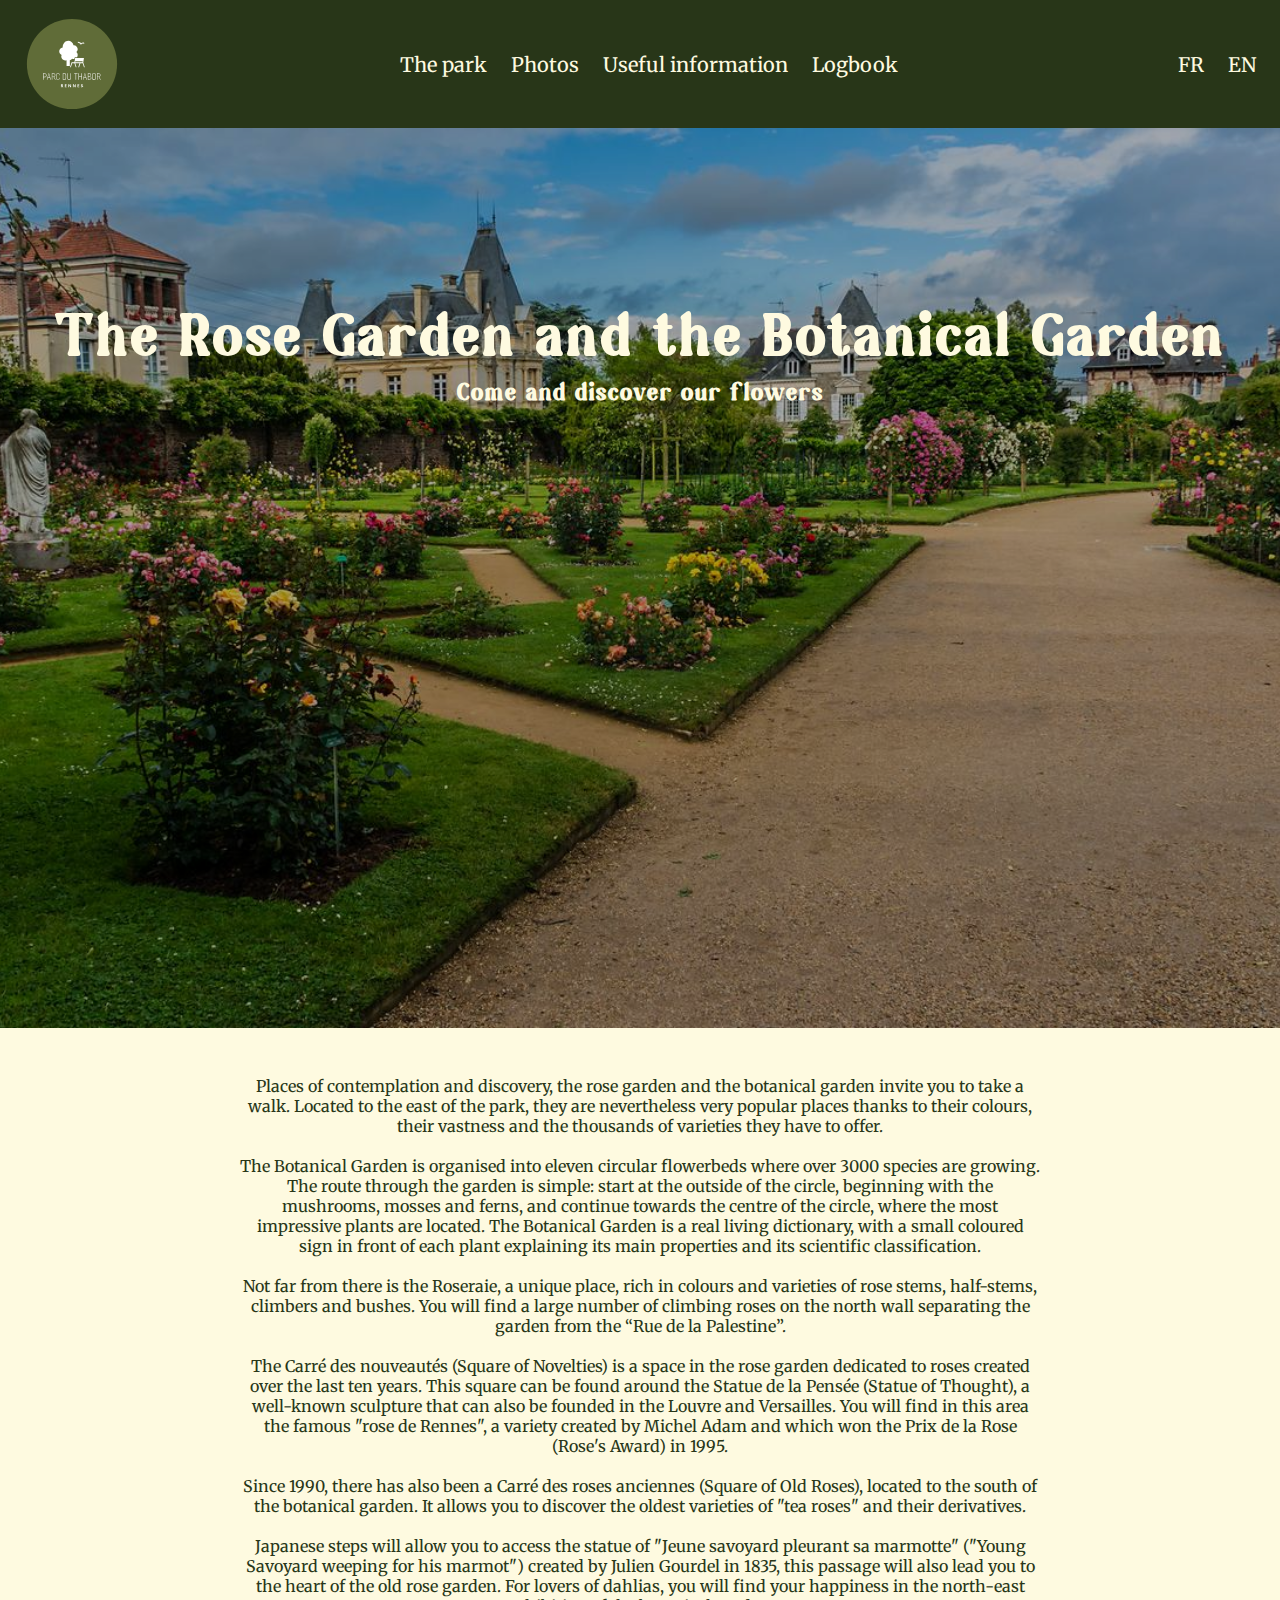
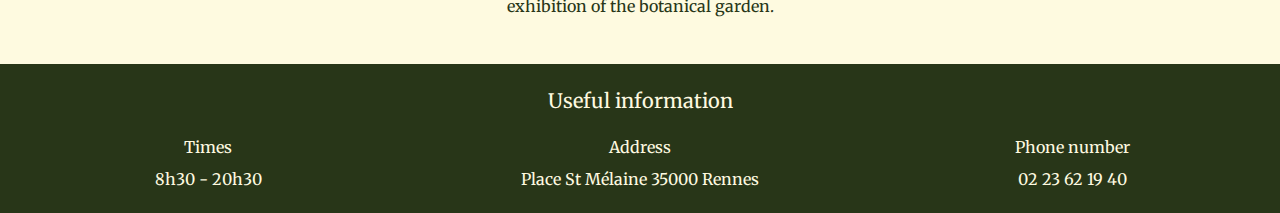
<file: discover/rose-garden-and-botanical-garden.html>
<!DOCTYPE html>
<html lang="en">

<head>
    <meta charset="UTF-8">
    <meta http-equiv="X-UA-Compatible" content="IE=edge">
    <meta name="viewport" content="width=device-width, initial-scale=1.0">
    <title>Parc du Thabor</title>
    <link href="./images/favicon.ico" rel="icon" type="image/x-icon" />
    <link rel="preconnect" href="https://fonts.googleapis.com">
    <link rel="preconnect" href="https://fonts.gstatic.com" crossorigin>
    <link
        href="https://fonts.googleapis.com/css2?family=Cinzel:wght@700&family=Merriweather:ital,wght@0,300;0,400;0,700;1,300;1,400&display=swap"
        rel="stylesheet">
    <link rel="stylesheet" href="../styles/fonts.css">
    <link rel="stylesheet" href="../styles/variables.css">
    <link rel="stylesheet" href="../styles/reset.css">
    <link rel="stylesheet" href="../styles/globals.css">
    <link rel="stylesheet" href="../styles/styles.css">
</head>

<body>
    <header class="header">
        <nav class="header__nav">
            <a href="../en.html" class="logo">
                <div class="logo__container">
                    <img src="../images/logo-parc.svg" alt="Site's logo" width="128" height="128" class="logo__image">
                </div>
            </a>
            <div class="links__page">
                <a href="../en.html#le-parc">The park</a>
                <a href="../en.html#photos">Photos</a>
                <a href="#informations-pratiques">Useful information</a>
                <a href="../carnet-de-bord.html">Logbook</a>
            </div>
            <div class="links__language">
                <a href="../decouvrir/roseraie-et-jardin-botanique.html">FR</a>
                <a href="./rose-garden-and-botanical-garden.html">EN</a>
            </div>
        </nav>
    </header>

    <main>
        <div class="banner">
            <img src="../images/jardin-botanique.jpeg" alt="Photo of the Botanical Garden" class="banner__image">
            <div class="banner__overlay" aria-hidden="true"></div>
            <div class="banner__title-container">
                <h1 class="banner__title">The Rose Garden and the Botanical Garden</h1>
                <h2 class="banner__subtitle">Come and discover our flowers</h2>
            </div>
        </div>

        <div class="content">
            Places of contemplation and discovery, the rose garden and the botanical garden invite you to take a walk.
            Located to the east of the park, they are nevertheless very popular places thanks to their colours, their
            vastness and the thousands of varieties they have to offer.<br></br>

            The Botanical Garden is organised into eleven circular flowerbeds where over 3000 species are growing. The
            route
            through the garden is simple: start at the outside of the circle, beginning with the mushrooms, mosses and
            ferns, and continue towards the centre of the circle, where the most impressive plants are located. The
            Botanical Garden is a real living dictionary, with a small coloured sign in front of each plant explaining
            its
            main properties and its scientific classification.<br></br>

            Not far from there is the Roseraie, a unique place, rich in colours and varieties of rose stems, half-stems,
            climbers and bushes. You will find a large number of climbing roses on the north wall separating the garden
            from
            the “Rue de la Palestine”.<br></br>

            The Carré des nouveautés (Square of Novelties) is a space in the rose garden dedicated to roses created over
            the
            last ten years. This square can be found around the Statue de la Pensée (Statue of Thought), a well-known
            sculpture that can also be founded in the Louvre and Versailles. You will find in this area the famous "rose
            de
            Rennes", a variety created by Michel Adam and which won the Prix de la Rose (Rose's Award) in 1995.<br></br>

            Since 1990, there has also been a Carré des roses anciennes (Square of Old Roses), located to the south of
            the
            botanical garden. It allows you to discover the oldest varieties of "tea roses" and their derivatives.<br></br>
            Japanese
            steps will allow you to access the statue of "Jeune savoyard pleurant sa marmotte" ("Young Savoyard weeping
            for
            his marmot") created by Julien Gourdel in 1835, this passage will also lead you to the heart of the old rose
            garden. For lovers of dahlias, you will find your happiness in the north-east exhibition of the botanical
            garden.
    </main>

    <footer class="footer">
        <span class="footer__title" id="informations-pratiques">Useful information</span>
        <nav class="footer__information">
            <div class="information">
                <span class="information__title">Times</span>
                <span>8h30 - 20h30</span>
            </div>
            <div class="information">
                <span class="information__title">Address</span>
                <span>Place St Mélaine 35000 Rennes</span>
            </div>
            <div class="information">
                <span class="information__title">Phone number</span>
                <span>02 23 62 19 40</span>
            </div>
        </nav>
    </footer>
</body>

</html>

<style>
    .content {
        display: flex;
        align-items: center;
        padding: var(--spacing-xl);
        max-width: 70%;
        margin: 0 auto;
        text-align: center;
    }
</style>
</file>
<file: styles/fonts.css>
@font-face {
    font-family: 'Magilio';
    font-display: swap;
    font-weight: 400;
    src: url('../fonts/magilio/magilio-regular.woff2') format('woff2'),
        url('../fonts/magilio/magilio-regular.woff') format('woff');
}
</file>
<file: styles/variables.css>
:root {
    /* Fonts */
    --font-family-title: 'Cinzel', serif;
    --font-family-content: 'Merriweather', serif;

    /* Colors */
    --color-black: #000;
    --color-chalet-green: #606C38;
    --color-mallard: #283618;
    --color-off-yellow: #FEFAE0;
    --color-tonys-pink: #E29578;

    /* Font sizes */
    --font-size-xxs: 0.8rem;
    --font-size-xs: 1.6rem;
    --font-size-s: 2.4rem;
    --font-size-m: 3.2rem;
    --font-size-l: 4rem;
    --font-size-xl: 4.8rem;

    /* Font weights */
    --font-weight-light: 300;
    --font-weight-regular: 400;
    --font-weight-bold: 700;

    /* Spacing */
    --spacing-xs: 0.8rem;
    --spacing-s: 1.2rem;
    --spacing-m: 1.6rem;
    --spacing-l: 2.4rem;
    --spacing-xl: 4.8rem;
}
</file>
<file: styles/globals.css>
html {
    scroll-behavior: smooth;
}

a:hover {
    font-weight: var(--font-weight-bold);
}

h1,
h2,
h3,
h4 {
    font-family: var(--font-family-title);
}

.header,
.footer {
    background-color: var(--color-mallard);
    color: var(--color-off-yellow);
}

.header>* {
    padding: 0 var(--spacing-xs);
}

.header__nav {
    display: flex;
    justify-content: space-between;
    padding: var(--spacing-m) var(--spacing-s);
    gap: var(--spacing-xs);
}

.logo {
    display: flex;
    justify-content: center;
}

.logo__container {
    width: 9.6rem;
}

.links__page,
.links__language {
    display: flex;
    flex-direction: column;
    justify-content: center;
    align-items: center;
    gap: var(--spacing-m);
}

.links__language {
    flex-direction: row;
}

.links__page a,
.links__language a {
    font-size: var(--font-size-xs);
    color: var(--color-off-yellow);
}

.footer {
    display: flex;
    flex-direction: column;
    padding: var(--spacing-l) 0;
    justify-content: center;
    align-items: center;
}

.footer__information {
    display: flex;
    align-items: center;
    text-align: center;
    margin-top: var(--spacing-l);
    font-size: var(--font-size-xs);
    gap: var(--spacing-m);
    width: 100%;
}

.footer__title {
    justify-content: center;
    font-size: var(--font-size-xs);
}

.information {
    display: flex;
    flex-direction: column;
    align-items: center;
    flex: 1;
}

.information__title {
    margin-bottom: var(--spacing-s);
}

@media screen and (min-width: 768px) {
    .header__nav {
        display: grid;
        grid-template-columns: auto 1fr auto;
        padding: 0 var(--spacing-l);
    }

    .links__page,
    .links__language {
        flex-direction: row;
        gap: var(--spacing-l);
    }

    .links__page a,
    .links__language a,
    .footer,
    .footer__title {
        font-size: 2rem;
    }
}
</file>
<file: styles/styles.css>
.banner {
    position: relative;
    height: 100vh;
    width: auto;
}

.banner__image,
.banner__overlay,
.banner__title-container {
    position: absolute;
    left: 0;
    top: 0;
    width: 100%;
    height: 100%;
}

.banner__image {
    object-fit: cover;
}

.banner__overlay {
    background-color: var(--color-black);
    opacity: 0.3;
}

.banner__title-container {
    display: flex;
    align-items: center;
    flex-direction: column;
    padding: 0 var(--spacing-xs);
}

.banner__title,
.banner__subtitle {
    font-family: 'Magilio', serif;
    text-align: center;
}

.banner__title {
    display: inline-block;
    margin-top: 20vh;
    font-size: 5.8rem;
    color: var(--color-off-yellow);
    letter-spacing: 4px;
}

.banner__subtitle {
    color: var(--color-off-yellow);
    font-size: var(--font-size-s);
    margin-top: var(--spacing-xs);
    letter-spacing: 2px;
}

.places {
    margin: 7.2rem var(--spacing-xl) var(--spacing-xl);
}

.places__introduction {
    text-align: center;
    padding: 0 var(--spacing-m);
}

.places__content {
    margin-top: var(--spacing-xl);
    display: flex;
    flex-direction: column;
}

.place {
    display: flex;
    flex-direction: column;
    gap: var(--spacing-l);
}

.place:not(:first-child) {
    margin-top: 7.2rem;
}

.place__text {
    flex: 1;
    order: 1;
    display: flex;
    flex-direction: column;
    justify-content: space-around;
    align-items: center;
    text-align: center;
    padding: var(--spacing-m) var(--spacing-s);
    border-radius: 10px;
    border: 2px solid var(--color-chalet-green);
}

.place__paragraph {
    margin-top: var(--spacing-m);
}

.place__photo {
    display: flex;
    flex-direction: column;
    flex: 1;
    order: 2;
    justify-content: center;
}

.place__photo-container {
    border-radius: 10px;
    overflow: hidden;
}

.place__link {
    display: inline-block;
    padding: var(--spacing-xs) var(--spacing-s);
    border-radius: 10px;
    color: var(--color-off-yellow);
    background-color: var(--color-mallard);
    margin-top: var(--spacing-m);
    max-width: 12.8rem;
}

@media screen and (min-width: 768px) {
    .place {
        flex-direction: row;
    }

    .place:nth-child(even) .place__text {
        order: 2;
    }

    .place:nth-child(even) .place__photo {
        order: 1;
    }
}
</file>
